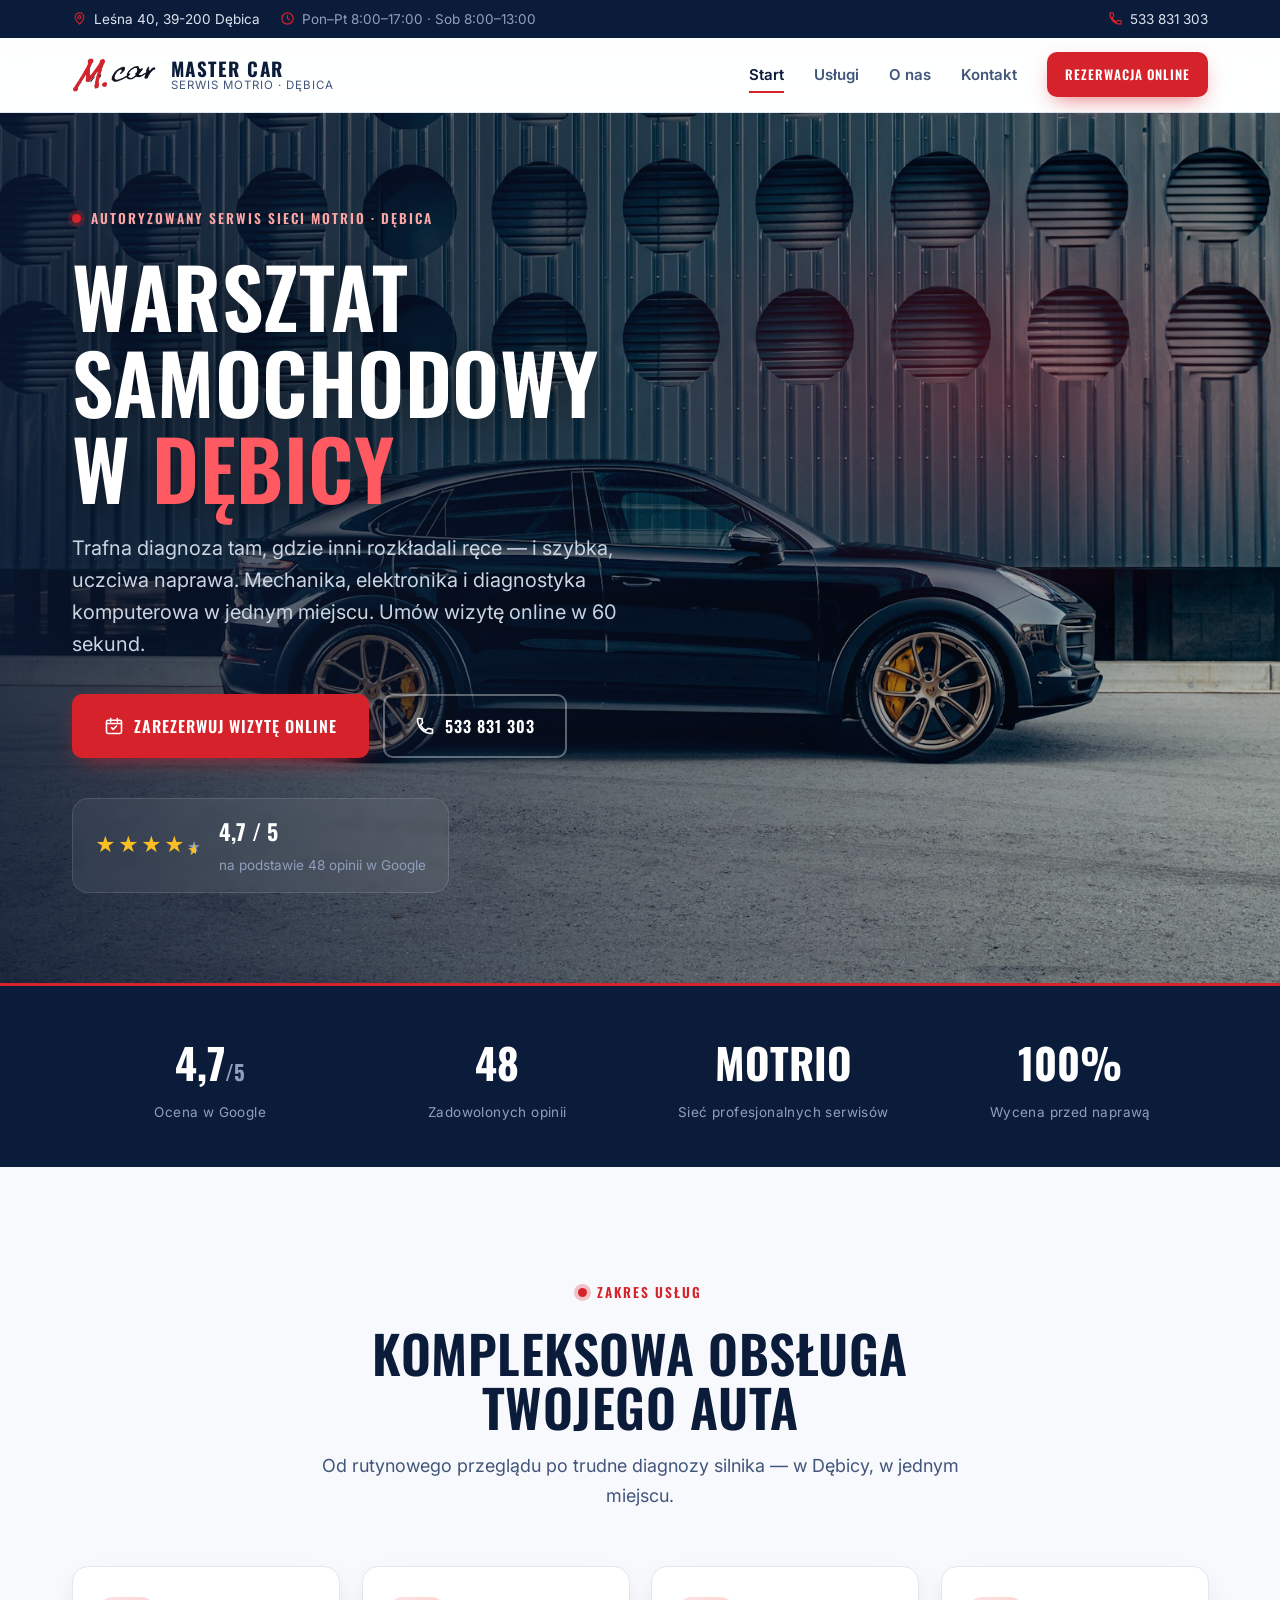
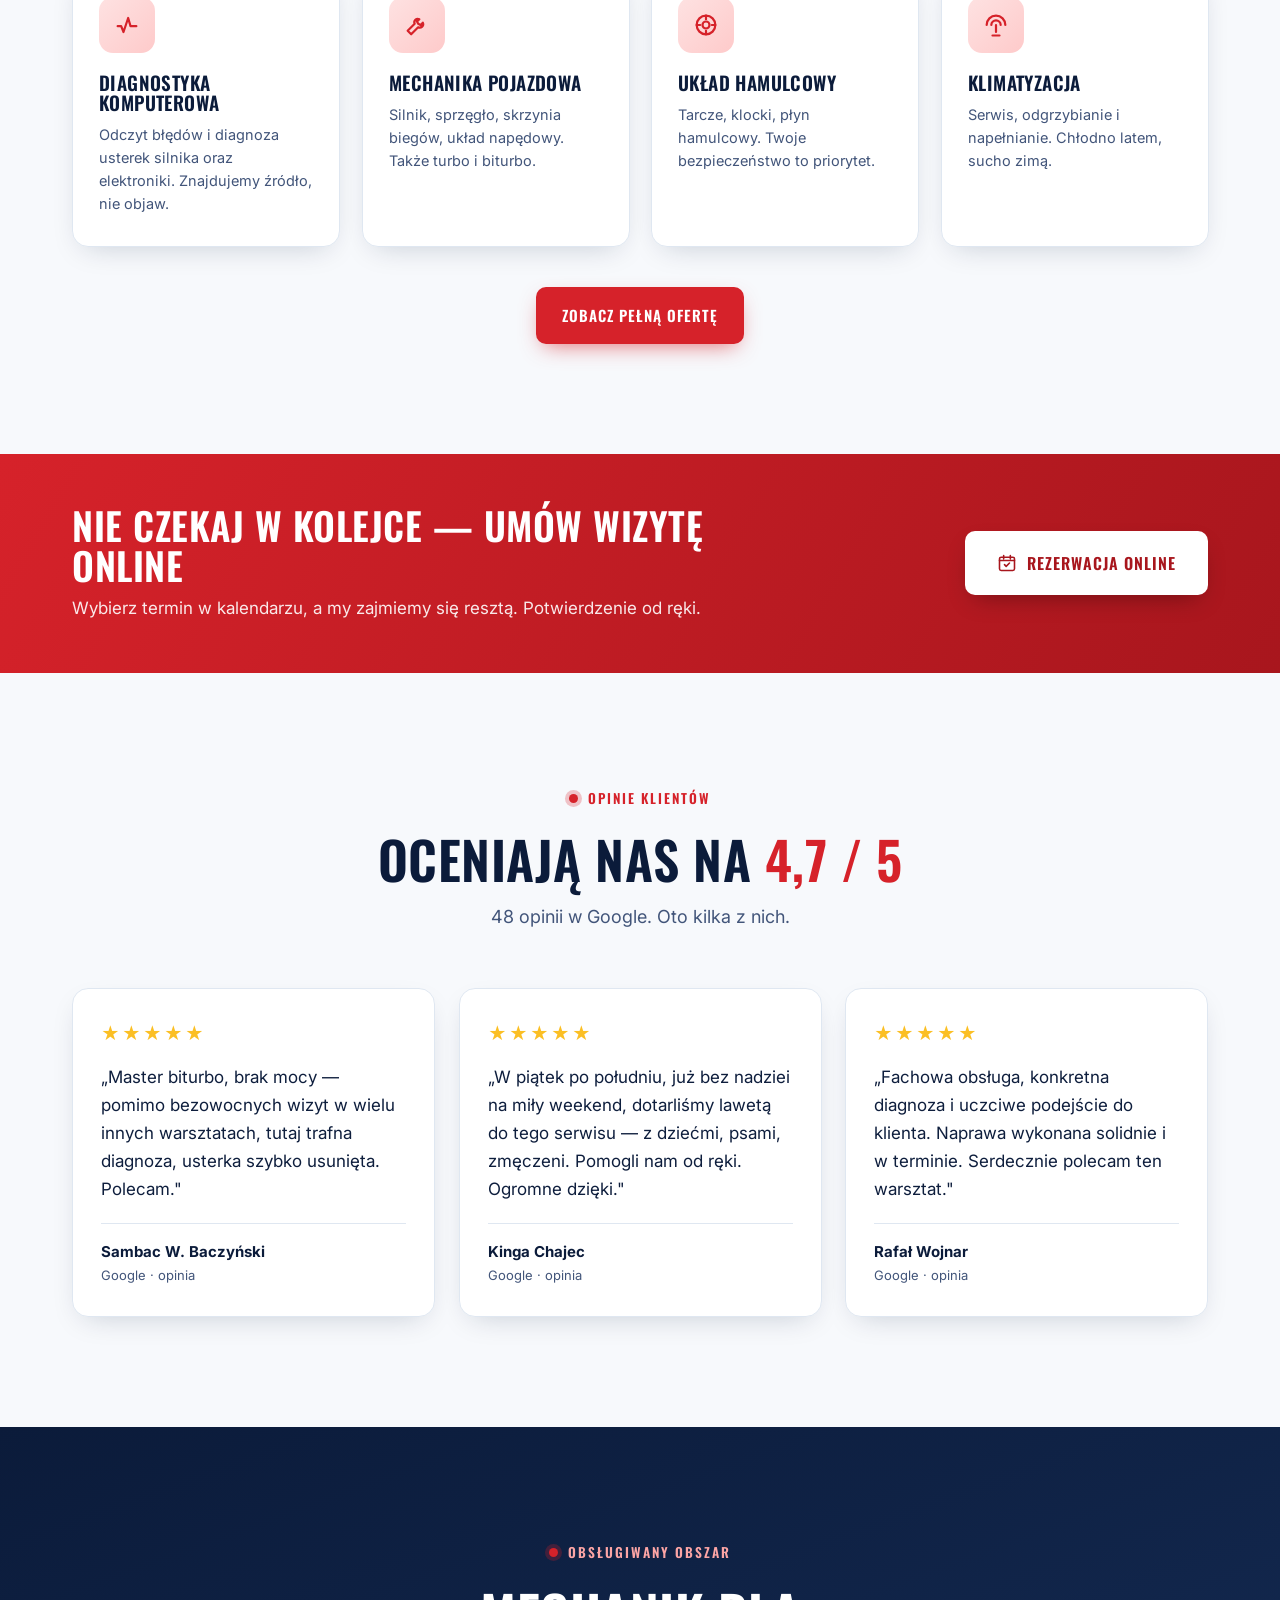
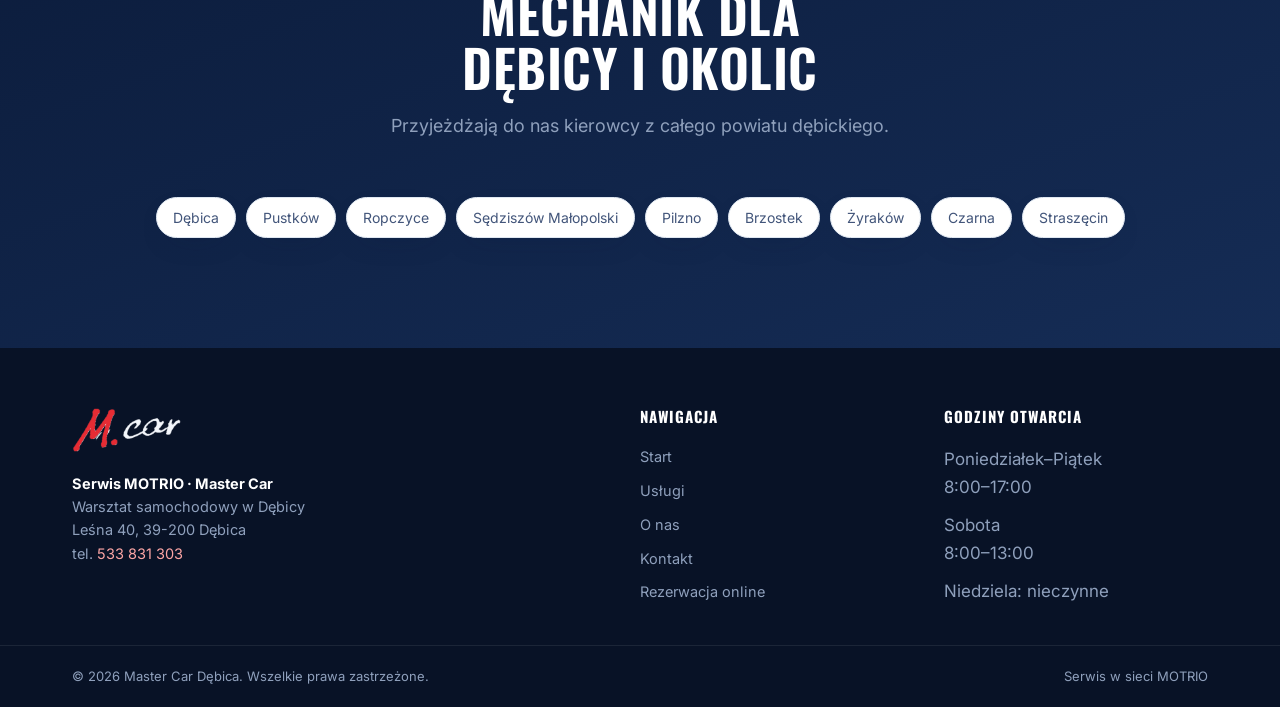
<file: index.html>
<!DOCTYPE html>
<html lang="pl">
<head>
<meta charset="UTF-8">
<meta name="viewport" content="width=device-width, initial-scale=1">
<title>Warsztat samochodowy Dębica — Serwis MOTRIO · Master Car | Leśna 40</title>
<meta name="description" content="Master Car Dębica — warsztat samochodowy i autoryzowany serwis MOTRIO. Diagnostyka komputerowa, mechanika, hamulce, klimatyzacja, rozrząd, opony. Leśna 40, Dębica. Tel. 533 831 303. Ocena 4,7/5. Rezerwacja online.">
<link rel="canonical" href="https://master-car.pages.dev/">
<meta name="theme-color" content="#0F172A">
<meta name="geo.region" content="PL-18">
<meta name="geo.placename" content="Dębica">
<meta name="geo.position" content="50.0516;21.4119">
<meta name="ICBM" content="50.0516, 21.4119">
<meta property="og:title" content="Warsztat samochodowy Dębica — Master Car · Serwis MOTRIO">
<meta property="og:description" content="Profesjonalny warsztat w Dębicy. Trafna diagnoza, uczciwa naprawa. Rezerwacja wizyty online. Ocena 4,7/5.">
<meta property="og:type" content="website">
<meta property="og:locale" content="pl_PL">
<meta property="og:url" content="https://master-car.pages.dev/">
<meta property="og:image" content="https://master-car.pages.dev/assets/og-image.jpg">
<link rel="icon" type="image/png" href="assets/logo-mcar.png"><link rel="preconnect" href="https://fonts.googleapis.com">
<link rel="preconnect" href="https://fonts.gstatic.com" crossorigin>
<link href="https://fonts.googleapis.com/css2?family=Inter:wght@400;500;600;700&family=Oswald:wght@500;600;700&display=swap" rel="stylesheet">
<link rel="stylesheet" href="styles.css">
<script type="application/ld+json">
{
  "@context":"https://schema.org",
  "@type":"AutoRepair",
  "@id":"https://master-car.pages.dev/#business",
  "name":"Serwis MOTRIO - Master Car Dębica",
  "image":"https://master-car.pages.dev/assets/logo-mcar.png",
  "url":"https://master-car.pages.dev/",
  "telephone":"+48533831303",
  "priceRange":"$$",
  "address":{"@type":"PostalAddress","streetAddress":"Leśna 40","postalCode":"39-200","addressLocality":"Dębica","addressRegion":"podkarpackie","addressCountry":"PL"},
  "geo":{"@type":"GeoCoordinates","latitude":50.0516,"longitude":21.4119},
  "areaServed":[{"@type":"City","name":"Dębica"},{"@type":"City","name":"Pustków"},{"@type":"City","name":"Ropczyce"},{"@type":"City","name":"Sędziszów Małopolski"},{"@type":"City","name":"Pilzno"}],
  "openingHoursSpecification":[
    {"@type":"OpeningHoursSpecification","dayOfWeek":["Monday","Tuesday","Wednesday","Thursday","Friday"],"opens":"08:00","closes":"17:00"},
    {"@type":"OpeningHoursSpecification","dayOfWeek":"Saturday","opens":"08:00","closes":"13:00"}
  ],
  "aggregateRating":{"@type":"AggregateRating","ratingValue":"4.7","reviewCount":"48"},
  "makesOffer":[
    {"@type":"Offer","itemOffered":{"@type":"Service","name":"Diagnostyka komputerowa"}},
    {"@type":"Offer","itemOffered":{"@type":"Service","name":"Mechanika pojazdowa"}},
    {"@type":"Offer","itemOffered":{"@type":"Service","name":"Wymiana oleju i filtrów"}},
    {"@type":"Offer","itemOffered":{"@type":"Service","name":"Układ hamulcowy"}},
    {"@type":"Offer","itemOffered":{"@type":"Service","name":"Serwis klimatyzacji"}}
  ]
}
</script>
</head>
<body>

<!-- ===== TOPBAR ===== -->
<div class="topbar">
  <div class="container">
    <span class="topbar__set">
      <a href="https://maps.google.com/?q=Le%C5%9Bna+40,+39-200+D%C4%99bica" target="_blank" rel="noopener"><svg viewBox="0 0 24 24" aria-hidden="true"><path d="M12 21s7-6.5 7-11a7 7 0 0 0-14 0c0 4.5 7 11 7 11z"/><circle cx="12" cy="10" r="2.5"/></svg>Leśna 40, 39-200 Dębica</a>
      <span class="hide-sm"><svg viewBox="0 0 24 24" aria-hidden="true"><circle cx="12" cy="12" r="9"/><path d="M12 7v5l3 2"/></svg>Pon–Pt 8:00–17:00 · Sob 8:00–13:00</span>
    </span>
    <a href="tel:+48533831303"><svg viewBox="0 0 24 24" aria-hidden="true"><path d="M6.6 10.8a15.5 15.5 0 0 0 6.6 6.6l2.2-2.2a1 1 0 0 1 1-.24 11.4 11.4 0 0 0 3.6.58 1 1 0 0 1 1 1V20a1 1 0 0 1-1 1A17 17 0 0 1 3 4a1 1 0 0 1 1-1h3.5a1 1 0 0 1 1 1 11.4 11.4 0 0 0 .58 3.6 1 1 0 0 1-.24 1z"/></svg>533 831 303</a>
  </div>
</div>

<!-- ===== NAV ===== -->
<header class="nav" id="top">
  <div class="container nav__inner">
    <a href="index.html" class="brand" aria-label="Master Car — strona główna">
      <img src="assets/logo-mcar.png" alt="Logo M.car — Master Car Dębica" class="brand__logo">
      <span class="brand__text"><strong>MASTER CAR</strong><small>Serwis MOTRIO · Dębica</small></span>
    </a>
    <nav class="nav__links" id="menu" aria-label="Menu główne">
      <a href="index.html" class="is-active" aria-current="page">Start</a>
      <a href="uslugi.html">Usługi</a>
      <a href="o-nas.html">O nas</a>
      <a href="kontakt.html">Kontakt</a>
      <a href="rezerwacja.html" class="btn btn--accent btn--sm nav__cta">Rezerwacja online</a>
    </nav>
    <button class="nav__toggle" id="navToggle" aria-label="Otwórz menu" aria-expanded="false" aria-controls="menu"><span></span><span></span><span></span></button>
  </div>
</header>

<main>

<!-- ===== HERO ===== -->
<section class="hero">
  <div class="hero__bg" aria-hidden="true">
    <div class="hero__car">
      <img src="assets/hero-car.jpg" alt="" width="1600" height="1067" class="hero__photo">
    </div>
  </div>
  <span class="hero__line" aria-hidden="true"></span>
  <span class="hero__line hero__line--2" aria-hidden="true"></span>
  <div class="container hero__inner">
    <div>
      <span class="eyebrow"><span class="dot"></span> Autoryzowany serwis sieci MOTRIO · Dębica</span>
      <h1 class="hero__title">Warsztat samochodowy<br>w <span class="accent">Dębicy</span></h1>
      <p class="hero__lead">Trafna diagnoza tam, gdzie inni rozkładali ręce — i szybka, uczciwa naprawa. Mechanika, elektronika i diagnostyka komputerowa w jednym miejscu. Umów wizytę online w 60 sekund.</p>
      <div class="hero__actions">
        <a href="rezerwacja.html" class="btn btn--accent btn--lg">
          <svg viewBox="0 0 24 24" aria-hidden="true" class="ico"><rect x="3" y="5" width="18" height="16" rx="2"/><path d="M3 9h18M8 3v4M16 3v4M9 14l2 2 4-4"/></svg>
          Zarezerwuj wizytę online
        </a>
        <a href="tel:+48533831303" class="btn btn--ghost btn--lg">
          <svg viewBox="0 0 24 24" aria-hidden="true" class="ico"><path d="M6.6 10.8a15.5 15.5 0 0 0 6.6 6.6l2.2-2.2a1 1 0 0 1 1-.24 11.4 11.4 0 0 0 3.6.58 1 1 0 0 1 1 1V20a1 1 0 0 1-1 1A17 17 0 0 1 3 4a1 1 0 0 1 1-1h3.5a1 1 0 0 1 1 1 11.4 11.4 0 0 0 .58 3.6 1 1 0 0 1-.24 1z"/></svg>
          533 831 303
        </a>
      </div>
      <div class="hero__rating">
        <div class="stars" aria-hidden="true">★★★★<span class="stars__half">★</span></div>
        <div><strong>4,7 / 5</strong><span>na podstawie 48 opinii w Google</span></div>
      </div>
    </div>
  </div>
</section>

<!-- ===== TRUST ===== -->
<section class="trust">
  <div class="container trust__grid">
    <div class="trust__item reveal"><span class="trust__num">4,7<small>/5</small></span><span class="trust__label">Ocena w Google</span></div>
    <div class="trust__item reveal"><span class="trust__num">48</span><span class="trust__label">Zadowolonych opinii</span></div>
    <div class="trust__item reveal"><span class="trust__num">MOTRIO</span><span class="trust__label">Sieć profesjonalnych serwisów</span></div>
    <div class="trust__item reveal"><span class="trust__num">100%</span><span class="trust__label">Wycena przed naprawą</span></div>
  </div>
</section>

<!-- ===== USŁUGI TEASER ===== -->
<section class="section">
  <div class="container">
    <header class="section__head reveal">
      <span class="eyebrow"><span class="dot"></span> Zakres usług</span>
      <h2 class="section__title">Kompleksowa obsługa<br>Twojego auta</h2>
      <p class="section__sub">Od rutynowego przeglądu po trudne diagnozy silnika — w Dębicy, w jednym miejscu.</p>
    </header>
    <div class="cards">
      <article class="card reveal">
        <div class="card__ico"><svg viewBox="0 0 24 24" aria-hidden="true"><path d="M4 13h3l2 5 4-12 2 7h5"/></svg></div>
        <h3>Diagnostyka komputerowa</h3>
        <p>Odczyt błędów i diagnoza usterek silnika oraz elektroniki. Znajdujemy źródło, nie objaw.</p>
      </article>
      <article class="card reveal">
        <div class="card__ico"><svg viewBox="0 0 24 24" aria-hidden="true"><path d="M14 7a3 3 0 0 0-4 4l-6 6 3 3 6-6a3 3 0 0 0 4-4l-2 2-2-1-1-2 2-2z"/></svg></div>
        <h3>Mechanika pojazdowa</h3>
        <p>Silnik, sprzęgło, skrzynia biegów, układ napędowy. Także turbo i biturbo.</p>
      </article>
      <article class="card reveal">
        <div class="card__ico"><svg viewBox="0 0 24 24" aria-hidden="true"><circle cx="12" cy="12" r="8"/><circle cx="12" cy="12" r="3"/><path d="M12 4v3M12 17v3M4 12h3M17 12h3"/></svg></div>
        <h3>Układ hamulcowy</h3>
        <p>Tarcze, klocki, płyn hamulcowy. Twoje bezpieczeństwo to priorytet.</p>
      </article>
      <article class="card reveal">
        <div class="card__ico"><svg viewBox="0 0 24 24" aria-hidden="true"><path d="M4 12a8 8 0 0 1 16 0M8 12a4 4 0 0 1 8 0M12 12v6M9 21h6"/></svg></div>
        <h3>Klimatyzacja</h3>
        <p>Serwis, odgrzybianie i napełnianie. Chłodno latem, sucho zimą.</p>
      </article>
    </div>
    <div style="text-align:center;margin-top:40px" class="reveal">
      <a href="uslugi.html" class="btn btn--accent">Zobacz pełną ofertę</a>
    </div>
  </div>
</section>

<!-- ===== CTA REZERWACJA ===== -->
<section class="ctastrip">
  <div class="container">
    <div class="reveal">
      <h2>Nie czekaj w kolejce — umów wizytę online</h2>
      <p>Wybierz termin w kalendarzu, a my zajmiemy się resztą. Potwierdzenie od ręki.</p>
    </div>
    <a href="rezerwacja.html" class="btn btn--accent btn--lg reveal">
      <svg viewBox="0 0 24 24" aria-hidden="true" class="ico"><rect x="3" y="5" width="18" height="16" rx="2"/><path d="M3 9h18M8 3v4M16 3v4M9 14l2 2 4-4"/></svg>
      Rezerwacja online
    </a>
  </div>
</section>

<!-- ===== OPINIE ===== -->
<section class="section">
  <div class="container">
    <header class="section__head reveal">
      <span class="eyebrow"><span class="dot"></span> Opinie klientów</span>
      <h2 class="section__title">Oceniają nas na <span class="accent">4,7 / 5</span></h2>
      <p class="section__sub">48 opinii w Google. Oto kilka z nich.</p>
    </header>
    <div class="reviews">
      <article class="review reveal">
        <div class="stars" aria-hidden="true">★★★★★</div>
        <p>„Master biturbo, brak mocy — pomimo bezowocnych wizyt w wielu innych warsztatach, tutaj trafna diagnoza, usterka szybko usunięta. Polecam."</p>
        <footer><strong>Sambac W. Baczyński</strong><span>Google · opinia</span></footer>
      </article>
      <article class="review reveal">
        <div class="stars" aria-hidden="true">★★★★★</div>
        <p>„W piątek po południu, już bez nadziei na miły weekend, dotarliśmy lawetą do tego serwisu — z dziećmi, psami, zmęczeni. Pomogli nam od ręki. Ogromne dzięki."</p>
        <footer><strong>Kinga Chajec</strong><span>Google · opinia</span></footer>
      </article>
      <article class="review reveal">
        <div class="stars" aria-hidden="true">★★★★★</div>
        <p>„Fachowa obsługa, konkretna diagnoza i uczciwe podejście do klienta. Naprawa wykonana solidnie i w terminie. Serdecznie polecam ten warsztat."</p>
        <footer><strong>Rafał Wojnar</strong><span>Google · opinia</span></footer>
      </article>
    </div>
  </div>
</section>

<!-- ===== OBSZAR ===== -->
<section class="section section--dark">
  <div class="container">
    <header class="section__head reveal">
      <span class="eyebrow"><span class="dot"></span> Obsługiwany obszar</span>
      <h2 class="section__title">Mechanik dla<br>Dębicy i okolic</h2>
      <p class="section__sub">Przyjeżdżają do nas kierowcy z całego powiatu dębickiego.</p>
    </header>
    <div class="areas reveal">
      <span>Dębica</span><span>Pustków</span><span>Ropczyce</span><span>Sędziszów Małopolski</span>
      <span>Pilzno</span><span>Brzostek</span><span>Żyraków</span><span>Czarna</span><span>Straszęcin</span>
    </div>
  </div>
</section>

</main>

<!-- ===== FOOTER ===== -->
<footer class="footer">
  <div class="container footer__inner">
    <div class="footer__brand">
      <img src="assets/logo-mcar-white.png" alt="Master Car Dębica" class="footer__logo">
      <p><strong style="color:#fff">Serwis MOTRIO · Master Car</strong><br>Warsztat samochodowy w Dębicy<br>Leśna 40, 39-200 Dębica<br>tel. <a href="tel:+48533831303" style="color:#fca5a5">533 831 303</a></p>
    </div>
    <div class="footer__col">
      <strong>Nawigacja</strong>
      <a href="index.html">Start</a>
      <a href="uslugi.html">Usługi</a>
      <a href="o-nas.html">O nas</a>
      <a href="kontakt.html">Kontakt</a>
      <a href="rezerwacja.html">Rezerwacja online</a>
    </div>
    <div class="footer__col">
      <strong>Godziny otwarcia</strong>
      <span style="color:var(--on-dark-mut)">Poniedziałek–Piątek<br>8:00–17:00</span>
      <span style="color:var(--on-dark-mut)">Sobota<br>8:00–13:00</span>
      <span style="color:var(--on-dark-mut)">Niedziela: nieczynne</span>
    </div>
  </div>
  <div class="footer__bar">
    <div class="container">
      <span>© <span id="year"></span> Master Car Dębica. Wszelkie prawa zastrzeżone.</span>
      <span>Serwis w sieci MOTRIO</span>
    </div>
  </div>
</footer>

<script src="script.js"></script>
</body>
</html>
</file>
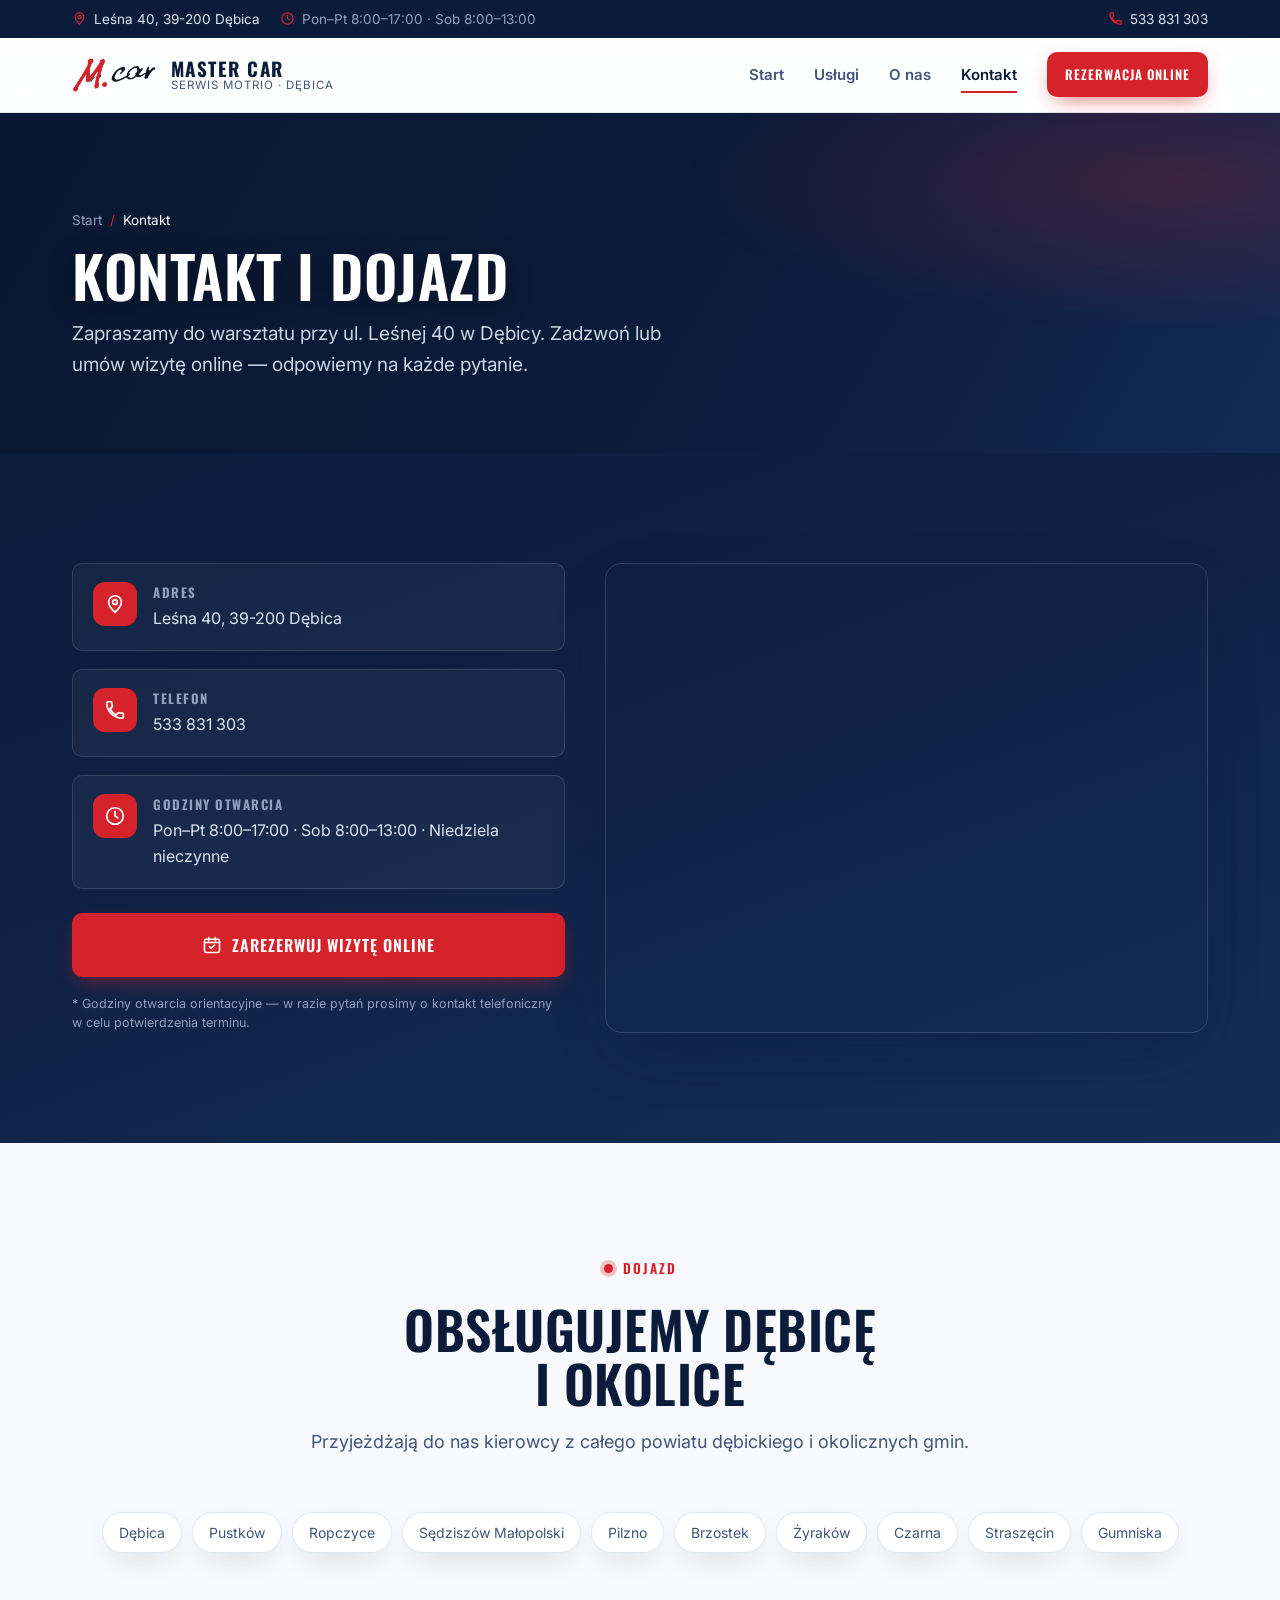
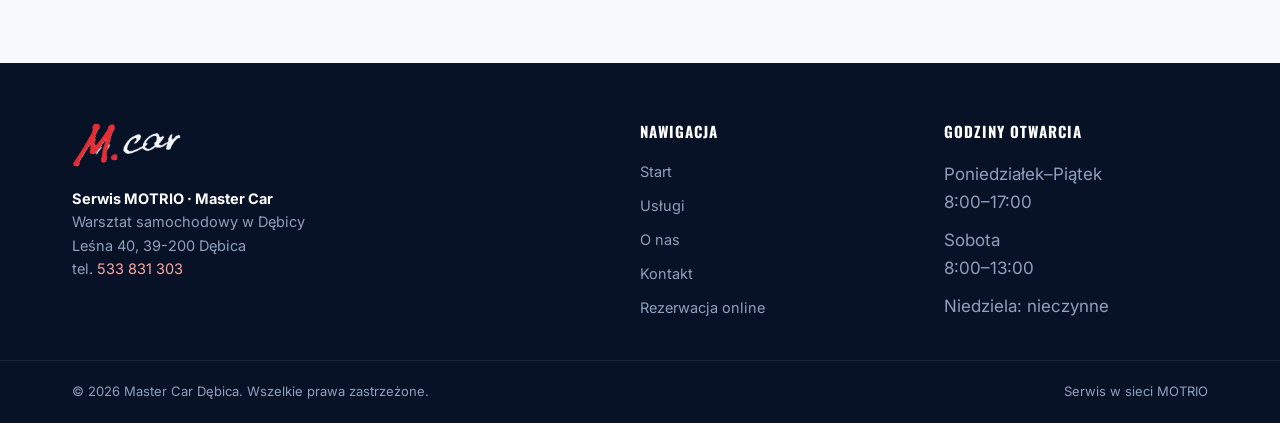
<file: kontakt.html>
<!DOCTYPE html>
<html lang="pl">
<head>
<meta charset="UTF-8">
<meta name="viewport" content="width=device-width, initial-scale=1">
<title>Kontakt — Leśna 40, Dębica · tel. 533 831 303 | Master Car</title>
<meta name="description" content="Kontakt do warsztatu Master Car w Dębicy. Adres: Leśna 40, 39-200 Dębica. Telefon: 533 831 303. Godziny: Pon–Pt 8–17, Sob 8–13. Dojazd, mapa i rezerwacja online.">
<link rel="canonical" href="https://master-car.pages.dev/kontakt">
<meta name="theme-color" content="#0F172A">
<meta name="geo.region" content="PL-18"><meta name="geo.placename" content="Dębica"><meta name="geo.position" content="50.0516;21.4119"><meta name="ICBM" content="50.0516, 21.4119">
<meta property="og:title" content="Kontakt — Master Car Dębica · Leśna 40">
<meta property="og:description" content="Adres, telefon, godziny otwarcia i dojazd do warsztatu Master Car w Dębicy.">
<meta property="og:type" content="website">
<meta property="og:url" content="https://master-car.pages.dev/kontakt">
<meta property="og:image" content="https://master-car.pages.dev/assets/og-image.jpg">
<link rel="icon" type="image/png" href="assets/logo-mcar.png">
<link rel="preconnect" href="https://fonts.googleapis.com"><link rel="preconnect" href="https://fonts.gstatic.com" crossorigin>
<link href="https://fonts.googleapis.com/css2?family=Inter:wght@400;500;600;700&family=Oswald:wght@500;600;700&display=swap" rel="stylesheet">
<link rel="stylesheet" href="styles.css">
<script type="application/ld+json">
{"@context":"https://schema.org","@type":"BreadcrumbList","itemListElement":[
{"@type":"ListItem","position":1,"name":"Start","item":"https://master-car.pages.dev/"},
{"@type":"ListItem","position":2,"name":"Kontakt","item":"https://master-car.pages.dev/kontakt"}]}
</script>
</head>
<body>

<!-- ===== TOPBAR ===== -->
<div class="topbar"><div class="container">
  <span class="topbar__set">
    <a href="https://maps.google.com/?q=Le%C5%9Bna+40,+39-200+D%C4%99bica" target="_blank" rel="noopener"><svg viewBox="0 0 24 24" aria-hidden="true"><path d="M12 21s7-6.5 7-11a7 7 0 0 0-14 0c0 4.5 7 11 7 11z"/><circle cx="12" cy="10" r="2.5"/></svg>Leśna 40, 39-200 Dębica</a>
    <span class="hide-sm"><svg viewBox="0 0 24 24" aria-hidden="true"><circle cx="12" cy="12" r="9"/><path d="M12 7v5l3 2"/></svg>Pon–Pt 8:00–17:00 · Sob 8:00–13:00</span>
  </span>
  <a href="tel:+48533831303"><svg viewBox="0 0 24 24" aria-hidden="true"><path d="M6.6 10.8a15.5 15.5 0 0 0 6.6 6.6l2.2-2.2a1 1 0 0 1 1-.24 11.4 11.4 0 0 0 3.6.58 1 1 0 0 1 1 1V20a1 1 0 0 1-1 1A17 17 0 0 1 3 4a1 1 0 0 1 1-1h3.5a1 1 0 0 1 1 1 11.4 11.4 0 0 0 .58 3.6 1 1 0 0 1-.24 1z"/></svg>533 831 303</a>
</div></div>

<!-- ===== NAV ===== -->
<header class="nav" id="top"><div class="container nav__inner">
  <a href="index.html" class="brand" aria-label="Master Car — strona główna">
    <img src="assets/logo-mcar.png" alt="Logo M.car — Master Car Dębica" class="brand__logo">
    <span class="brand__text"><strong>MASTER CAR</strong><small>Serwis MOTRIO · Dębica</small></span>
  </a>
  <nav class="nav__links" id="menu" aria-label="Menu główne">
    <a href="index.html">Start</a>
    <a href="uslugi.html">Usługi</a>
    <a href="o-nas.html">O nas</a>
    <a href="kontakt.html" class="is-active" aria-current="page">Kontakt</a>
    <a href="rezerwacja.html" class="btn btn--accent btn--sm nav__cta">Rezerwacja online</a>
  </nav>
  <button class="nav__toggle" id="navToggle" aria-label="Otwórz menu" aria-expanded="false" aria-controls="menu"><span></span><span></span><span></span></button>
</div></header>

<main>

<!-- ===== PAGE HERO ===== -->
<section class="pagehero">
  <div class="pagehero__bg" aria-hidden="true"></div>
  <div class="container">
    <nav class="breadcrumb reveal" aria-label="Ścieżka okruszków"><a href="index.html">Start</a><span>/</span><span aria-current="page" style="color:#fff">Kontakt</span></nav>
    <h1 class="reveal">Kontakt i dojazd</h1>
    <p class="reveal">Zapraszamy do warsztatu przy ul. Leśnej 40 w Dębicy. Zadzwoń lub umów wizytę online — odpowiemy na każde pytanie.</p>
  </div>
</section>

<!-- ===== KONTAKT ===== -->
<section class="section section--dark">
  <div class="container">
    <div class="contact">
      <div class="contact__info reveal">
        <a class="info" href="https://maps.google.com/?q=Le%C5%9Bna+40,+39-200+D%C4%99bica" target="_blank" rel="noopener">
          <span class="info__ico"><svg viewBox="0 0 24 24" aria-hidden="true"><path d="M12 21s7-6.5 7-11a7 7 0 0 0-14 0c0 4.5 7 11 7 11z"/><circle cx="12" cy="10" r="2.5"/></svg></span>
          <span><strong>Adres</strong>Leśna 40, 39-200 Dębica</span>
        </a>
        <a class="info" href="tel:+48533831303">
          <span class="info__ico"><svg viewBox="0 0 24 24" aria-hidden="true"><path d="M6.6 10.8a15.5 15.5 0 0 0 6.6 6.6l2.2-2.2a1 1 0 0 1 1-.24 11.4 11.4 0 0 0 3.6.58 1 1 0 0 1 1 1V20a1 1 0 0 1-1 1A17 17 0 0 1 3 4a1 1 0 0 1 1-1h3.5a1 1 0 0 1 1 1 11.4 11.4 0 0 0 .58 3.6 1 1 0 0 1-.24 1z"/></svg></span>
          <span><strong>Telefon</strong>533 831 303</span>
        </a>
        <div class="info">
          <span class="info__ico"><svg viewBox="0 0 24 24" aria-hidden="true"><circle cx="12" cy="12" r="9"/><path d="M12 7v5l3 2"/></svg></span>
          <span><strong>Godziny otwarcia</strong>Pon–Pt 8:00–17:00 · Sob 8:00–13:00 · Niedziela nieczynne</span>
        </div>
        <a href="rezerwacja.html" class="btn btn--accent btn--lg contact__cta"><svg viewBox="0 0 24 24" aria-hidden="true" class="ico"><rect x="3" y="5" width="18" height="16" rx="2"/><path d="M3 9h18M8 3v4M16 3v4M9 14l2 2 4-4"/></svg>Zarezerwuj wizytę online</a>
        <p class="contact__small">* Godziny otwarcia orientacyjne — w razie pytań prosimy o kontakt telefoniczny w celu potwierdzenia terminu.</p>
      </div>
      <div class="contact__map reveal">
        <iframe title="Mapa dojazdu — Master Car, Leśna 40, Dębica" src="https://www.google.com/maps?q=Le%C5%9Bna%2040,%2039-200%20D%C4%99bica&output=embed" loading="lazy" referrerpolicy="no-referrer-when-downgrade"></iframe>
      </div>
    </div>
  </div>
</section>

<!-- ===== OBSZAR ===== -->
<section class="section">
  <div class="container">
    <header class="section__head reveal">
      <span class="eyebrow"><span class="dot"></span> Dojazd</span>
      <h2 class="section__title">Obsługujemy Dębicę<br>i okolice</h2>
      <p class="section__sub">Przyjeżdżają do nas kierowcy z całego powiatu dębickiego i okolicznych gmin.</p>
    </header>
    <div class="areas reveal">
      <span>Dębica</span><span>Pustków</span><span>Ropczyce</span><span>Sędziszów Małopolski</span>
      <span>Pilzno</span><span>Brzostek</span><span>Żyraków</span><span>Czarna</span><span>Straszęcin</span><span>Gumniska</span>
    </div>
  </div>
</section>

</main>

<!-- ===== FOOTER ===== -->
<footer class="footer">
  <div class="container footer__inner">
    <div class="footer__brand"><img src="assets/logo-mcar-white.png" alt="Master Car Dębica" class="footer__logo"><p><strong style="color:#fff">Serwis MOTRIO · Master Car</strong><br>Warsztat samochodowy w Dębicy<br>Leśna 40, 39-200 Dębica<br>tel. <a href="tel:+48533831303" style="color:#fca5a5">533 831 303</a></p></div>
    <div class="footer__col"><strong>Nawigacja</strong><a href="index.html">Start</a><a href="uslugi.html">Usługi</a><a href="o-nas.html">O nas</a><a href="kontakt.html">Kontakt</a><a href="rezerwacja.html">Rezerwacja online</a></div>
    <div class="footer__col"><strong>Godziny otwarcia</strong><span style="color:var(--on-dark-mut)">Poniedziałek–Piątek<br>8:00–17:00</span><span style="color:var(--on-dark-mut)">Sobota<br>8:00–13:00</span><span style="color:var(--on-dark-mut)">Niedziela: nieczynne</span></div>
  </div>
  <div class="footer__bar"><div class="container"><span>© <span id="year"></span> Master Car Dębica. Wszelkie prawa zastrzeżone.</span><span>Serwis w sieci MOTRIO</span></div></div>
</footer>

<script src="script.js"></script>
</body>
</html>
</file>
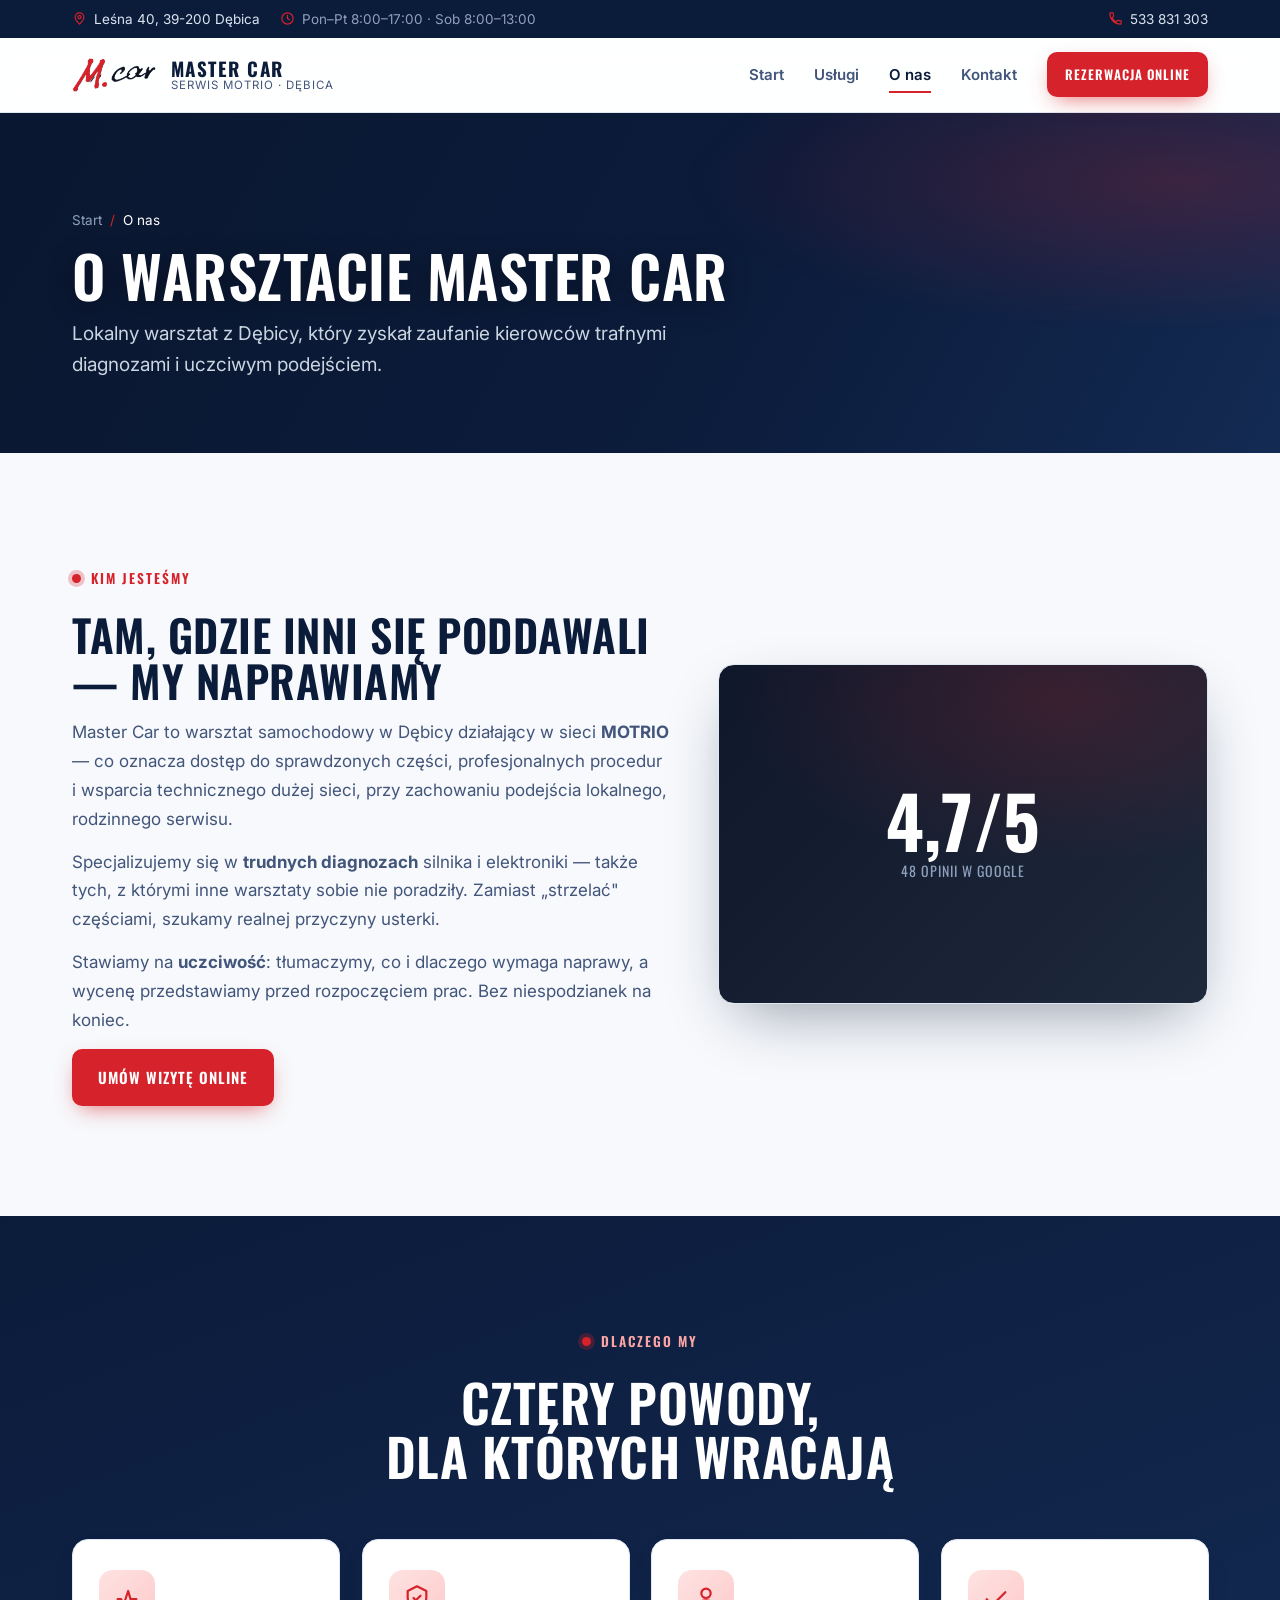
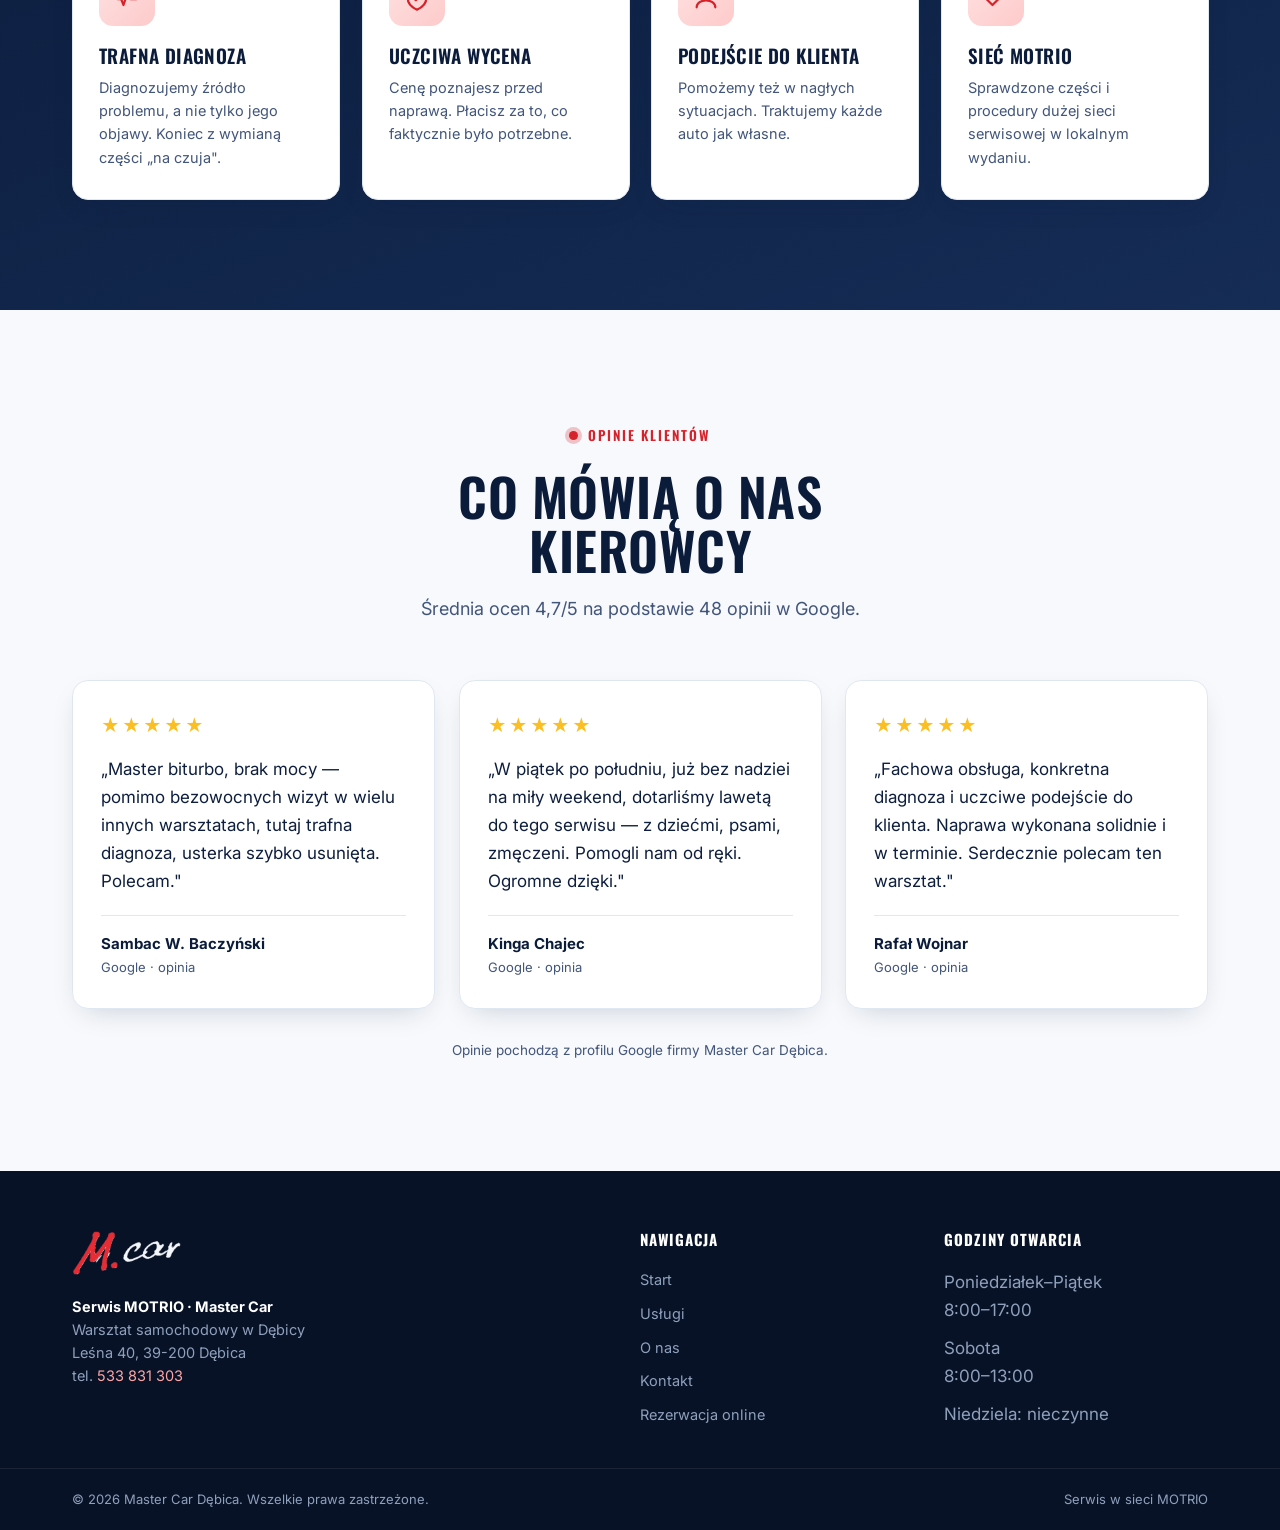
<file: o-nas.html>
<!DOCTYPE html>
<html lang="pl">
<head>
<meta charset="UTF-8">
<meta name="viewport" content="width=device-width, initial-scale=1">
<title>O nas — warsztat z trafną diagnozą | Master Car Dębica · MOTRIO</title>
<meta name="description" content="Master Car w Dębicy — warsztat z sieci MOTRIO znany z trafnych diagnoz i uczciwego podejścia. Ocena 4,7/5 w Google, 48 opinii. Poznaj nas i przeczytaj opinie klientów. Tel. 533 831 303.">
<link rel="canonical" href="https://master-car.pages.dev/o-nas">
<meta name="theme-color" content="#0F172A">
<meta name="geo.region" content="PL-18"><meta name="geo.placename" content="Dębica"><meta name="geo.position" content="50.0516;21.4119"><meta name="ICBM" content="50.0516, 21.4119">
<meta property="og:title" content="O nas — Master Car Dębica · Serwis MOTRIO">
<meta property="og:description" content="Warsztat z trafną diagnozą i uczciwym podejściem. Ocena 4,7/5.">
<meta property="og:type" content="website">
<meta property="og:url" content="https://master-car.pages.dev/o-nas">
<meta property="og:image" content="https://master-car.pages.dev/assets/og-image.jpg">
<link rel="icon" type="image/png" href="assets/logo-mcar.png">
<link rel="preconnect" href="https://fonts.googleapis.com"><link rel="preconnect" href="https://fonts.gstatic.com" crossorigin>
<link href="https://fonts.googleapis.com/css2?family=Inter:wght@400;500;600;700&family=Oswald:wght@500;600;700&display=swap" rel="stylesheet">
<link rel="stylesheet" href="styles.css">
<script type="application/ld+json">
{"@context":"https://schema.org","@type":"BreadcrumbList","itemListElement":[
{"@type":"ListItem","position":1,"name":"Start","item":"https://master-car.pages.dev/"},
{"@type":"ListItem","position":2,"name":"O nas","item":"https://master-car.pages.dev/o-nas"}]}
</script>
</head>
<body>

<!-- ===== TOPBAR ===== -->
<div class="topbar"><div class="container">
  <span class="topbar__set">
    <a href="https://maps.google.com/?q=Le%C5%9Bna+40,+39-200+D%C4%99bica" target="_blank" rel="noopener"><svg viewBox="0 0 24 24" aria-hidden="true"><path d="M12 21s7-6.5 7-11a7 7 0 0 0-14 0c0 4.5 7 11 7 11z"/><circle cx="12" cy="10" r="2.5"/></svg>Leśna 40, 39-200 Dębica</a>
    <span class="hide-sm"><svg viewBox="0 0 24 24" aria-hidden="true"><circle cx="12" cy="12" r="9"/><path d="M12 7v5l3 2"/></svg>Pon–Pt 8:00–17:00 · Sob 8:00–13:00</span>
  </span>
  <a href="tel:+48533831303"><svg viewBox="0 0 24 24" aria-hidden="true"><path d="M6.6 10.8a15.5 15.5 0 0 0 6.6 6.6l2.2-2.2a1 1 0 0 1 1-.24 11.4 11.4 0 0 0 3.6.58 1 1 0 0 1 1 1V20a1 1 0 0 1-1 1A17 17 0 0 1 3 4a1 1 0 0 1 1-1h3.5a1 1 0 0 1 1 1 11.4 11.4 0 0 0 .58 3.6 1 1 0 0 1-.24 1z"/></svg>533 831 303</a>
</div></div>

<!-- ===== NAV ===== -->
<header class="nav" id="top"><div class="container nav__inner">
  <a href="index.html" class="brand" aria-label="Master Car — strona główna">
    <img src="assets/logo-mcar.png" alt="Logo M.car — Master Car Dębica" class="brand__logo">
    <span class="brand__text"><strong>MASTER CAR</strong><small>Serwis MOTRIO · Dębica</small></span>
  </a>
  <nav class="nav__links" id="menu" aria-label="Menu główne">
    <a href="index.html">Start</a>
    <a href="uslugi.html">Usługi</a>
    <a href="o-nas.html" class="is-active" aria-current="page">O nas</a>
    <a href="kontakt.html">Kontakt</a>
    <a href="rezerwacja.html" class="btn btn--accent btn--sm nav__cta">Rezerwacja online</a>
  </nav>
  <button class="nav__toggle" id="navToggle" aria-label="Otwórz menu" aria-expanded="false" aria-controls="menu"><span></span><span></span><span></span></button>
</div></header>

<main>

<!-- ===== PAGE HERO ===== -->
<section class="pagehero">
  <div class="pagehero__bg" aria-hidden="true"></div>
  <div class="container">
    <nav class="breadcrumb reveal" aria-label="Ścieżka okruszków"><a href="index.html">Start</a><span>/</span><span aria-current="page" style="color:#fff">O nas</span></nav>
    <h1 class="reveal">O warsztacie Master Car</h1>
    <p class="reveal">Lokalny warsztat z Dębicy, który zyskał zaufanie kierowców trafnymi diagnozami i uczciwym podejściem.</p>
  </div>
</section>

<!-- ===== SPLIT ===== -->
<section class="section">
  <div class="container split">
    <div class="reveal">
      <span class="eyebrow"><span class="dot"></span> Kim jesteśmy</span>
      <h2>Tam, gdzie inni się poddawali — my naprawiamy</h2>
      <p>Master Car to warsztat samochodowy w Dębicy działający w sieci <strong>MOTRIO</strong> — co oznacza dostęp do sprawdzonych części, profesjonalnych procedur i wsparcia technicznego dużej sieci, przy zachowaniu podejścia lokalnego, rodzinnego serwisu.</p>
      <p>Specjalizujemy się w <strong>trudnych diagnozach</strong> silnika i elektroniki — także tych, z którymi inne warsztaty sobie nie poradziły. Zamiast „strzelać" częściami, szukamy realnej przyczyny usterki.</p>
      <p>Stawiamy na <strong>uczciwość</strong>: tłumaczymy, co i dlaczego wymaga naprawy, a wycenę przedstawiamy przed rozpoczęciem prac. Bez niespodzianek na koniec.</p>
      <a href="rezerwacja.html" class="btn btn--accent">Umów wizytę online</a>
    </div>
    <div class="split__media reveal">
      <div class="badge-big"><strong>4,7/5</strong><span>48 opinii w Google</span></div>
    </div>
  </div>
</section>

<!-- ===== WARTOŚCI ===== -->
<section class="section section--dark">
  <div class="container">
    <header class="section__head reveal">
      <span class="eyebrow"><span class="dot"></span> Dlaczego my</span>
      <h2 class="section__title">Cztery powody,<br>dla których wracają</h2>
    </header>
    <div class="cards">
      <article class="card reveal"><div class="card__ico"><svg viewBox="0 0 24 24" aria-hidden="true"><path d="M4 13h3l2 5 4-12 2 7h5"/></svg></div><h3>Trafna diagnoza</h3><p>Diagnozujemy źródło problemu, a nie tylko jego objawy. Koniec z wymianą części „na czuja".</p></article>
      <article class="card reveal"><div class="card__ico"><svg viewBox="0 0 24 24" aria-hidden="true"><path d="M12 2 4 6v6c0 5 3.5 8 8 10 4.5-2 8-5 8-10V6z"/><path d="M9 12l2 2 4-4"/></svg></div><h3>Uczciwa wycena</h3><p>Cenę poznajesz przed naprawą. Płacisz za to, co faktycznie było potrzebne.</p></article>
      <article class="card reveal"><div class="card__ico"><svg viewBox="0 0 24 24" aria-hidden="true"><circle cx="12" cy="8" r="4"/><path d="M4 20c0-4 4-6 8-6s8 2 8 6"/></svg></div><h3>Podejście do klienta</h3><p>Pomożemy też w nagłych sytuacjach. Traktujemy każde auto jak własne.</p></article>
      <article class="card reveal"><div class="card__ico"><svg viewBox="0 0 24 24" aria-hidden="true"><path d="M20 7 9 18l-5-5"/></svg></div><h3>Sieć MOTRIO</h3><p>Sprawdzone części i procedury dużej sieci serwisowej w lokalnym wydaniu.</p></article>
    </div>
  </div>
</section>

<!-- ===== OPINIE ===== -->
<section class="section">
  <div class="container">
    <header class="section__head reveal">
      <span class="eyebrow"><span class="dot"></span> Opinie klientów</span>
      <h2 class="section__title">Co mówią o nas<br>kierowcy</h2>
      <p class="section__sub">Średnia ocen 4,7/5 na podstawie 48 opinii w Google.</p>
    </header>
    <div class="reviews">
      <article class="review reveal"><div class="stars" aria-hidden="true">★★★★★</div><p>„Master biturbo, brak mocy — pomimo bezowocnych wizyt w wielu innych warsztatach, tutaj trafna diagnoza, usterka szybko usunięta. Polecam."</p><footer><strong>Sambac W. Baczyński</strong><span>Google · opinia</span></footer></article>
      <article class="review reveal"><div class="stars" aria-hidden="true">★★★★★</div><p>„W piątek po południu, już bez nadziei na miły weekend, dotarliśmy lawetą do tego serwisu — z dziećmi, psami, zmęczeni. Pomogli nam od ręki. Ogromne dzięki."</p><footer><strong>Kinga Chajec</strong><span>Google · opinia</span></footer></article>
      <article class="review reveal"><div class="stars" aria-hidden="true">★★★★★</div><p>„Fachowa obsługa, konkretna diagnoza i uczciwe podejście do klienta. Naprawa wykonana solidnie i w terminie. Serdecznie polecam ten warsztat."</p><footer><strong>Rafał Wojnar</strong><span>Google · opinia</span></footer></article>
    </div>
    <p class="reviews__note reveal">Opinie pochodzą z profilu Google firmy Master Car Dębica.</p>
  </div>
</section>

</main>

<!-- ===== FOOTER ===== -->
<footer class="footer">
  <div class="container footer__inner">
    <div class="footer__brand"><img src="assets/logo-mcar-white.png" alt="Master Car Dębica" class="footer__logo"><p><strong style="color:#fff">Serwis MOTRIO · Master Car</strong><br>Warsztat samochodowy w Dębicy<br>Leśna 40, 39-200 Dębica<br>tel. <a href="tel:+48533831303" style="color:#fca5a5">533 831 303</a></p></div>
    <div class="footer__col"><strong>Nawigacja</strong><a href="index.html">Start</a><a href="uslugi.html">Usługi</a><a href="o-nas.html">O nas</a><a href="kontakt.html">Kontakt</a><a href="rezerwacja.html">Rezerwacja online</a></div>
    <div class="footer__col"><strong>Godziny otwarcia</strong><span style="color:var(--on-dark-mut)">Poniedziałek–Piątek<br>8:00–17:00</span><span style="color:var(--on-dark-mut)">Sobota<br>8:00–13:00</span><span style="color:var(--on-dark-mut)">Niedziela: nieczynne</span></div>
  </div>
  <div class="footer__bar"><div class="container"><span>© <span id="year"></span> Master Car Dębica. Wszelkie prawa zastrzeżone.</span><span>Serwis w sieci MOTRIO</span></div></div>
</footer>

<script src="script.js"></script>
</body>
</html>
</file>
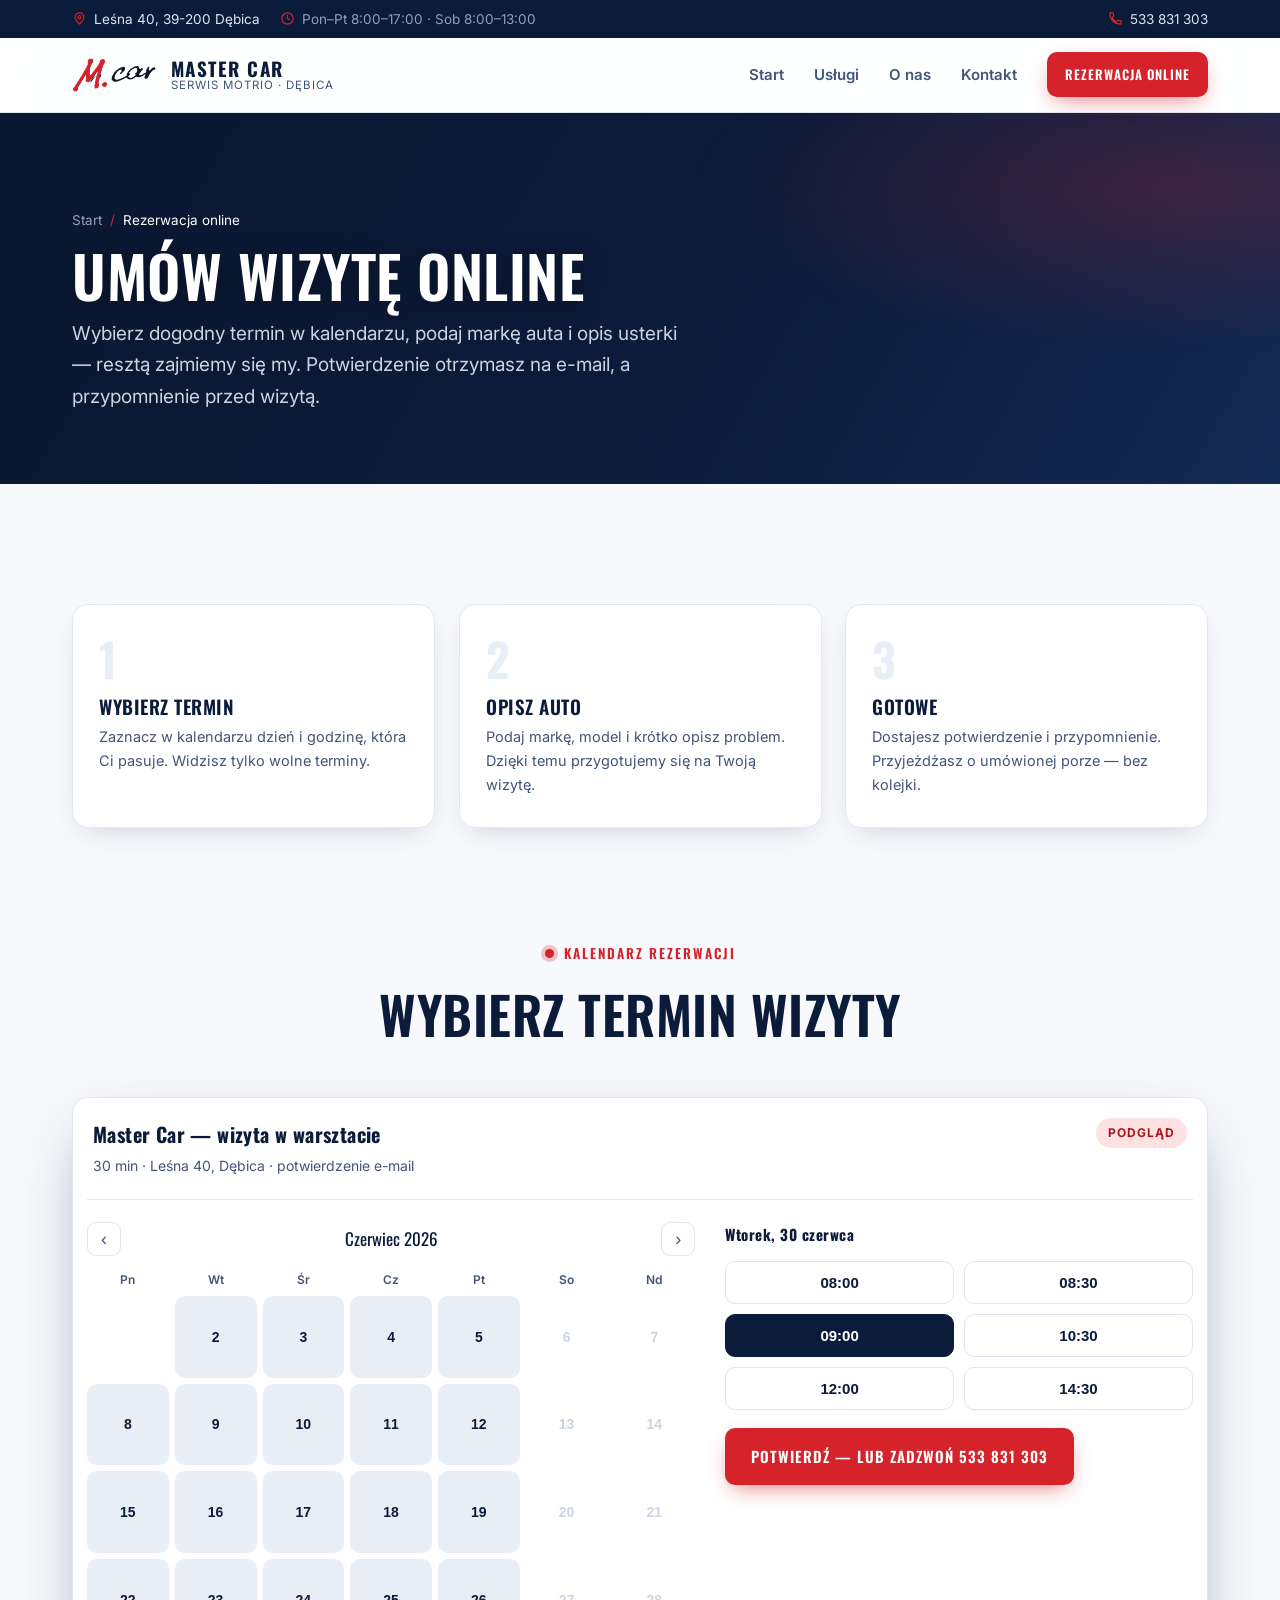
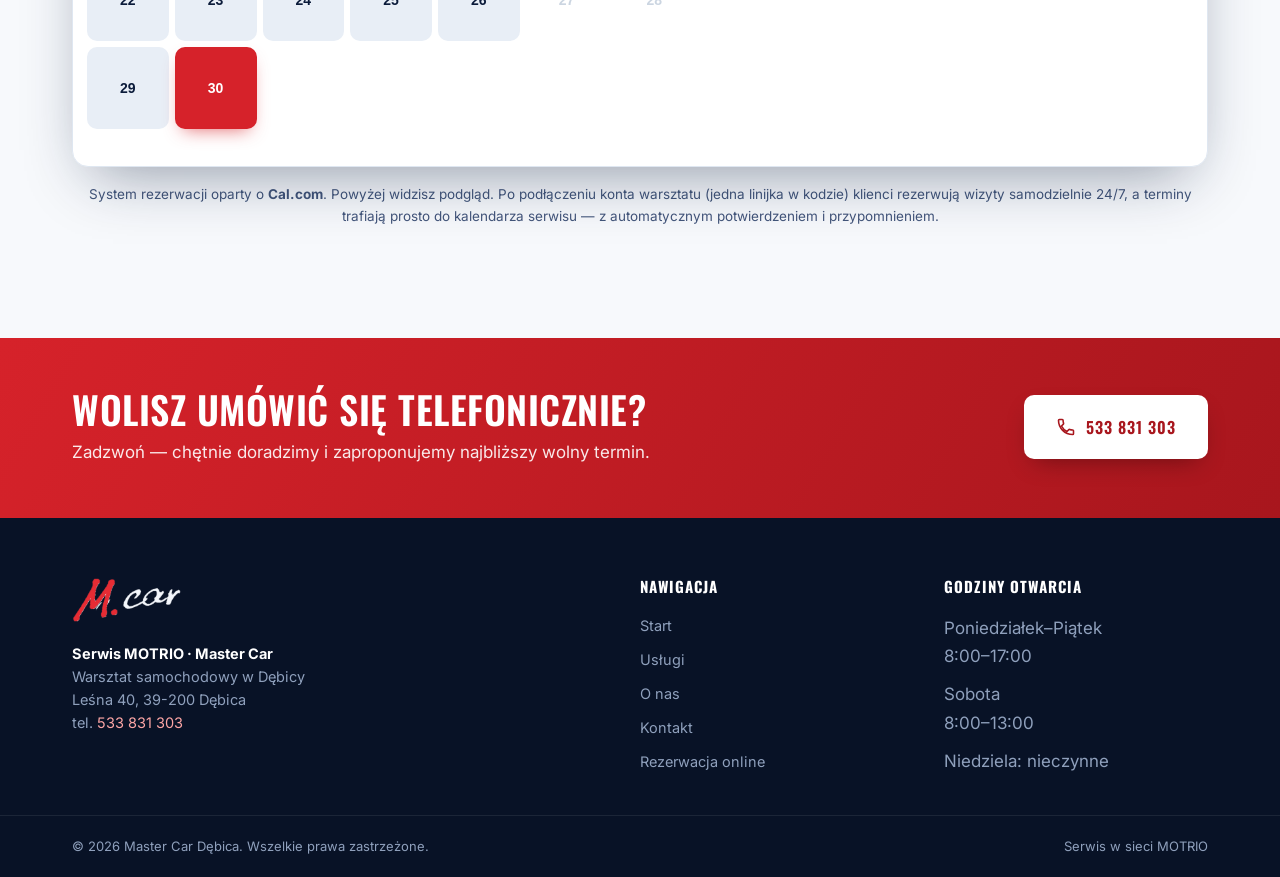
<file: rezerwacja.html>
<!DOCTYPE html>
<html lang="pl">
<head>
<meta charset="UTF-8">
<meta name="viewport" content="width=device-width, initial-scale=1">
<title>Rezerwacja online — umów wizytę w warsztacie | Master Car Dębica</title>
<meta name="description" content="Zarezerwuj wizytę w warsztacie Master Car w Dębicy online. Wybierz termin w kalendarzu, otrzymaj potwierdzenie. Diagnostyka, naprawa, klimatyzacja, opony. Leśna 40, Dębica. Tel. 533 831 303.">
<link rel="canonical" href="https://master-car.pages.dev/rezerwacja">
<meta name="theme-color" content="#0F172A">
<meta name="geo.region" content="PL-18"><meta name="geo.placename" content="Dębica"><meta name="geo.position" content="50.0516;21.4119"><meta name="ICBM" content="50.0516, 21.4119">
<meta property="og:title" content="Rezerwacja online wizyty — Master Car Dębica">
<meta property="og:description" content="Umów wizytę w warsztacie online. Wybierz termin, otrzymaj potwierdzenie.">
<meta property="og:type" content="website">
<meta property="og:url" content="https://master-car.pages.dev/rezerwacja">
<meta property="og:image" content="https://master-car.pages.dev/assets/og-image.jpg">
<link rel="icon" type="image/png" href="assets/logo-mcar.png">
<link rel="preconnect" href="https://fonts.googleapis.com"><link rel="preconnect" href="https://fonts.gstatic.com" crossorigin>
<link href="https://fonts.googleapis.com/css2?family=Inter:wght@400;500;600;700&family=Oswald:wght@500;600;700&display=swap" rel="stylesheet">
<link rel="stylesheet" href="styles.css">
<script type="application/ld+json">
{"@context":"https://schema.org","@type":"BreadcrumbList","itemListElement":[
{"@type":"ListItem","position":1,"name":"Start","item":"https://master-car.pages.dev/"},
{"@type":"ListItem","position":2,"name":"Rezerwacja online","item":"https://master-car.pages.dev/rezerwacja"}]}
</script>
</head>
<body>

<!-- ===== TOPBAR ===== -->
<div class="topbar"><div class="container">
  <span class="topbar__set">
    <a href="https://maps.google.com/?q=Le%C5%9Bna+40,+39-200+D%C4%99bica" target="_blank" rel="noopener"><svg viewBox="0 0 24 24" aria-hidden="true"><path d="M12 21s7-6.5 7-11a7 7 0 0 0-14 0c0 4.5 7 11 7 11z"/><circle cx="12" cy="10" r="2.5"/></svg>Leśna 40, 39-200 Dębica</a>
    <span class="hide-sm"><svg viewBox="0 0 24 24" aria-hidden="true"><circle cx="12" cy="12" r="9"/><path d="M12 7v5l3 2"/></svg>Pon–Pt 8:00–17:00 · Sob 8:00–13:00</span>
  </span>
  <a href="tel:+48533831303"><svg viewBox="0 0 24 24" aria-hidden="true"><path d="M6.6 10.8a15.5 15.5 0 0 0 6.6 6.6l2.2-2.2a1 1 0 0 1 1-.24 11.4 11.4 0 0 0 3.6.58 1 1 0 0 1 1 1V20a1 1 0 0 1-1 1A17 17 0 0 1 3 4a1 1 0 0 1 1-1h3.5a1 1 0 0 1 1 1 11.4 11.4 0 0 0 .58 3.6 1 1 0 0 1-.24 1z"/></svg>533 831 303</a>
</div></div>

<!-- ===== NAV ===== -->
<header class="nav" id="top"><div class="container nav__inner">
  <a href="index.html" class="brand" aria-label="Master Car — strona główna">
    <img src="assets/logo-mcar.png" alt="Logo M.car — Master Car Dębica" class="brand__logo">
    <span class="brand__text"><strong>MASTER CAR</strong><small>Serwis MOTRIO · Dębica</small></span>
  </a>
  <nav class="nav__links" id="menu" aria-label="Menu główne">
    <a href="index.html">Start</a>
    <a href="uslugi.html">Usługi</a>
    <a href="o-nas.html">O nas</a>
    <a href="kontakt.html">Kontakt</a>
    <a href="rezerwacja.html" class="btn btn--accent btn--sm nav__cta is-active" aria-current="page">Rezerwacja online</a>
  </nav>
  <button class="nav__toggle" id="navToggle" aria-label="Otwórz menu" aria-expanded="false" aria-controls="menu"><span></span><span></span><span></span></button>
</div></header>

<main>

<!-- ===== PAGE HERO ===== -->
<section class="pagehero">
  <div class="pagehero__bg" aria-hidden="true"></div>
  <div class="container">
    <nav class="breadcrumb reveal" aria-label="Ścieżka okruszków"><a href="index.html">Start</a><span>/</span><span aria-current="page" style="color:#fff">Rezerwacja online</span></nav>
    <h1 class="reveal">Umów wizytę online</h1>
    <p class="reveal">Wybierz dogodny termin w kalendarzu, podaj markę auta i opis usterki — resztą zajmiemy się my. Potwierdzenie otrzymasz na e-mail, a przypomnienie przed wizytą.</p>
  </div>
</section>

<!-- ===== STEPS ===== -->
<section class="section" style="padding-bottom:0">
  <div class="container">
    <div class="steps">
      <div class="step reveal"><span class="step__num">1</span><h3>Wybierz termin</h3><p>Zaznacz w kalendarzu dzień i godzinę, która Ci pasuje. Widzisz tylko wolne terminy.</p></div>
      <div class="step reveal"><span class="step__num">2</span><h3>Opisz auto</h3><p>Podaj markę, model i krótko opisz problem. Dzięki temu przygotujemy się na Twoją wizytę.</p></div>
      <div class="step reveal"><span class="step__num">3</span><h3>Gotowe</h3><p>Dostajesz potwierdzenie i przypomnienie. Przyjeżdżasz o umówionej porze — bez kolejki.</p></div>
    </div>
  </div>
</section>

<!-- ===== CAL.COM EMBED ===== -->
<section class="section">
  <div class="container">
    <header class="section__head reveal">
      <span class="eyebrow"><span class="dot"></span> Kalendarz rezerwacji</span>
      <h2 class="section__title">Wybierz termin wizyty</h2>
    </header>

    <div class="cal-wrap reveal">
      <!-- Tu renderuje się kalendarz Cal.com (po włączeniu); domyślnie wizualny podgląd -->
      <div id="cal-inline">
        <div class="bookmock" id="cal-preview">
          <div class="bookmock__head">
            <div>
              <strong>Master Car — wizyta w warsztacie</strong>
              <small>30 min · Leśna 40, Dębica · potwierdzenie e-mail</small>
            </div>
            <span class="bookmock__badge">Podgląd</span>
          </div>
          <div class="bookmock__body">
            <div class="bookmock__cal">
              <div class="bookmock__month"><button type="button" aria-label="Poprzedni miesiąc">‹</button><span>Czerwiec 2026</span><button type="button" aria-label="Następny miesiąc">›</button></div>
              <div class="bookmock__dow"><span>Pn</span><span>Wt</span><span>Śr</span><span>Cz</span><span>Pt</span><span>So</span><span>Nd</span></div>
              <div class="bookmock__days">
                <button class="is-off" disabled></button><button>2</button><button>3</button><button>4</button><button>5</button><button class="is-off" disabled>6</button><button class="is-off" disabled>7</button>
                <button>8</button><button>9</button><button>10</button><button>11</button><button>12</button><button class="is-off" disabled>13</button><button class="is-off" disabled>14</button>
                <button>15</button><button>16</button><button>17</button><button>18</button><button>19</button><button class="is-off" disabled>20</button><button class="is-off" disabled>21</button>
                <button>22</button><button>23</button><button>24</button><button>25</button><button>26</button><button class="is-off" disabled>27</button><button class="is-off" disabled>28</button>
                <button>29</button><button class="is-sel" aria-current="date">30</button>
              </div>
            </div>
            <div class="bookmock__slots">
              <h4>Wtorek, 30 czerwca</h4>
              <div class="bookmock__slotgrid">
                <button type="button">08:00</button>
                <button type="button">08:30</button>
                <button type="button" class="is-sel">09:00</button>
                <button type="button">10:30</button>
                <button type="button">12:00</button>
                <button type="button">14:30</button>
              </div>
              <a href="tel:+48533831303" class="btn btn--accent bookmock__cta">Potwierdź — lub zadzwoń 533 831 303</a>
            </div>
          </div>
        </div>
      </div>
    </div>
    <p class="cal-note">System rezerwacji oparty o <strong>Cal.com</strong>. Powyżej widzisz podgląd. Po podłączeniu konta warsztatu (jedna linijka w kodzie) klienci rezerwują wizyty samodzielnie 24/7, a terminy trafiają prosto do kalendarza serwisu — z automatycznym potwierdzeniem i przypomnieniem.</p>
  </div>
</section>

<!-- ===== CTA TELEFON ===== -->
<section class="ctastrip"><div class="container">
  <div class="reveal"><h2>Wolisz umówić się telefonicznie?</h2><p>Zadzwoń — chętnie doradzimy i zaproponujemy najbliższy wolny termin.</p></div>
  <a href="tel:+48533831303" class="btn btn--accent btn--lg reveal"><svg viewBox="0 0 24 24" aria-hidden="true" class="ico"><path d="M6.6 10.8a15.5 15.5 0 0 0 6.6 6.6l2.2-2.2a1 1 0 0 1 1-.24 11.4 11.4 0 0 0 3.6.58 1 1 0 0 1 1 1V20a1 1 0 0 1-1 1A17 17 0 0 1 3 4a1 1 0 0 1 1-1h3.5a1 1 0 0 1 1 1 11.4 11.4 0 0 0 .58 3.6 1 1 0 0 1-.24 1z"/></svg>533 831 303</a>
</div></section>

</main>

<!-- ===== FOOTER ===== -->
<footer class="footer">
  <div class="container footer__inner">
    <div class="footer__brand"><img src="assets/logo-mcar-white.png" alt="Master Car Dębica" class="footer__logo"><p><strong style="color:#fff">Serwis MOTRIO · Master Car</strong><br>Warsztat samochodowy w Dębicy<br>Leśna 40, 39-200 Dębica<br>tel. <a href="tel:+48533831303" style="color:#fca5a5">533 831 303</a></p></div>
    <div class="footer__col"><strong>Nawigacja</strong><a href="index.html">Start</a><a href="uslugi.html">Usługi</a><a href="o-nas.html">O nas</a><a href="kontakt.html">Kontakt</a><a href="rezerwacja.html">Rezerwacja online</a></div>
    <div class="footer__col"><strong>Godziny otwarcia</strong><span style="color:var(--on-dark-mut)">Poniedziałek–Piątek<br>8:00–17:00</span><span style="color:var(--on-dark-mut)">Sobota<br>8:00–13:00</span><span style="color:var(--on-dark-mut)">Niedziela: nieczynne</span></div>
  </div>
  <div class="footer__bar"><div class="container"><span>© <span id="year"></span> Master Car Dębica. Wszelkie prawa zastrzeżone.</span><span>Serwis w sieci MOTRIO</span></div></div>
</footer>

<!-- ============================================================
     REZERWACJA Cal.com — JAK URUCHOMIĆ NA ŻYWO (2 kroki):
     1) Załóż darmowe konto na https://cal.com, utwórz typ wydarzenia
        (np. "Wizyta w warsztacie", 30 min). Twój link to: NAZWA-UZYTKOWNIKA/wizyta
     2) Poniżej wpisz ten link w CAL_LINK i ustaw CAL_ENABLED = true.
     Wtedy zamiast podglądu wyświetli się prawdziwy kalendarz rezerwacji.
     ============================================================ -->
<script type="text/javascript">
  var CAL_ENABLED = false;                 /* << zmień na true po podłączeniu konta */
  var CAL_LINK    = "master-car/wizyta";   /* << wpisz realny link Cal.com */

  if (CAL_ENABLED && CAL_LINK) {
    var preview = document.getElementById('cal-preview');
    if (preview) preview.remove();
    (function (C, A, L) { let p = function (a, ar) { a.q.push(ar); }; let d = C.document; C.Cal = C.Cal || function () { let cal = C.Cal; let ar = arguments; if (!cal.loaded) { cal.ns = {}; cal.q = cal.q || []; d.head.appendChild(d.createElement("script")).src = A; cal.loaded = true; } if (ar[0] === L) { const api = function () { p(api, arguments); }; const namespace = ar[1]; api.q = api.q || []; if (typeof namespace === "string") { cal.ns[namespace] = cal.ns[namespace] || api; p(cal.ns[namespace], ar); p(cal, ["initNamespace", namespace]); } else p(cal, ar); return; } p(cal, ar); }; })(window, "https://app.cal.com/embed/embed.js", "init");
    Cal("init", "wizyta", { origin: "https://cal.com" });
    Cal.ns.wizyta("inline", { elementOrSelector: "#cal-inline", calLink: CAL_LINK, config: { layout: "month_view", theme: "light" } });
    Cal.ns.wizyta("ui", { hideEventTypeDetails: false, layout: "month_view" });
  }
</script>
<script src="script.js"></script>
</body>
</html>
</file>
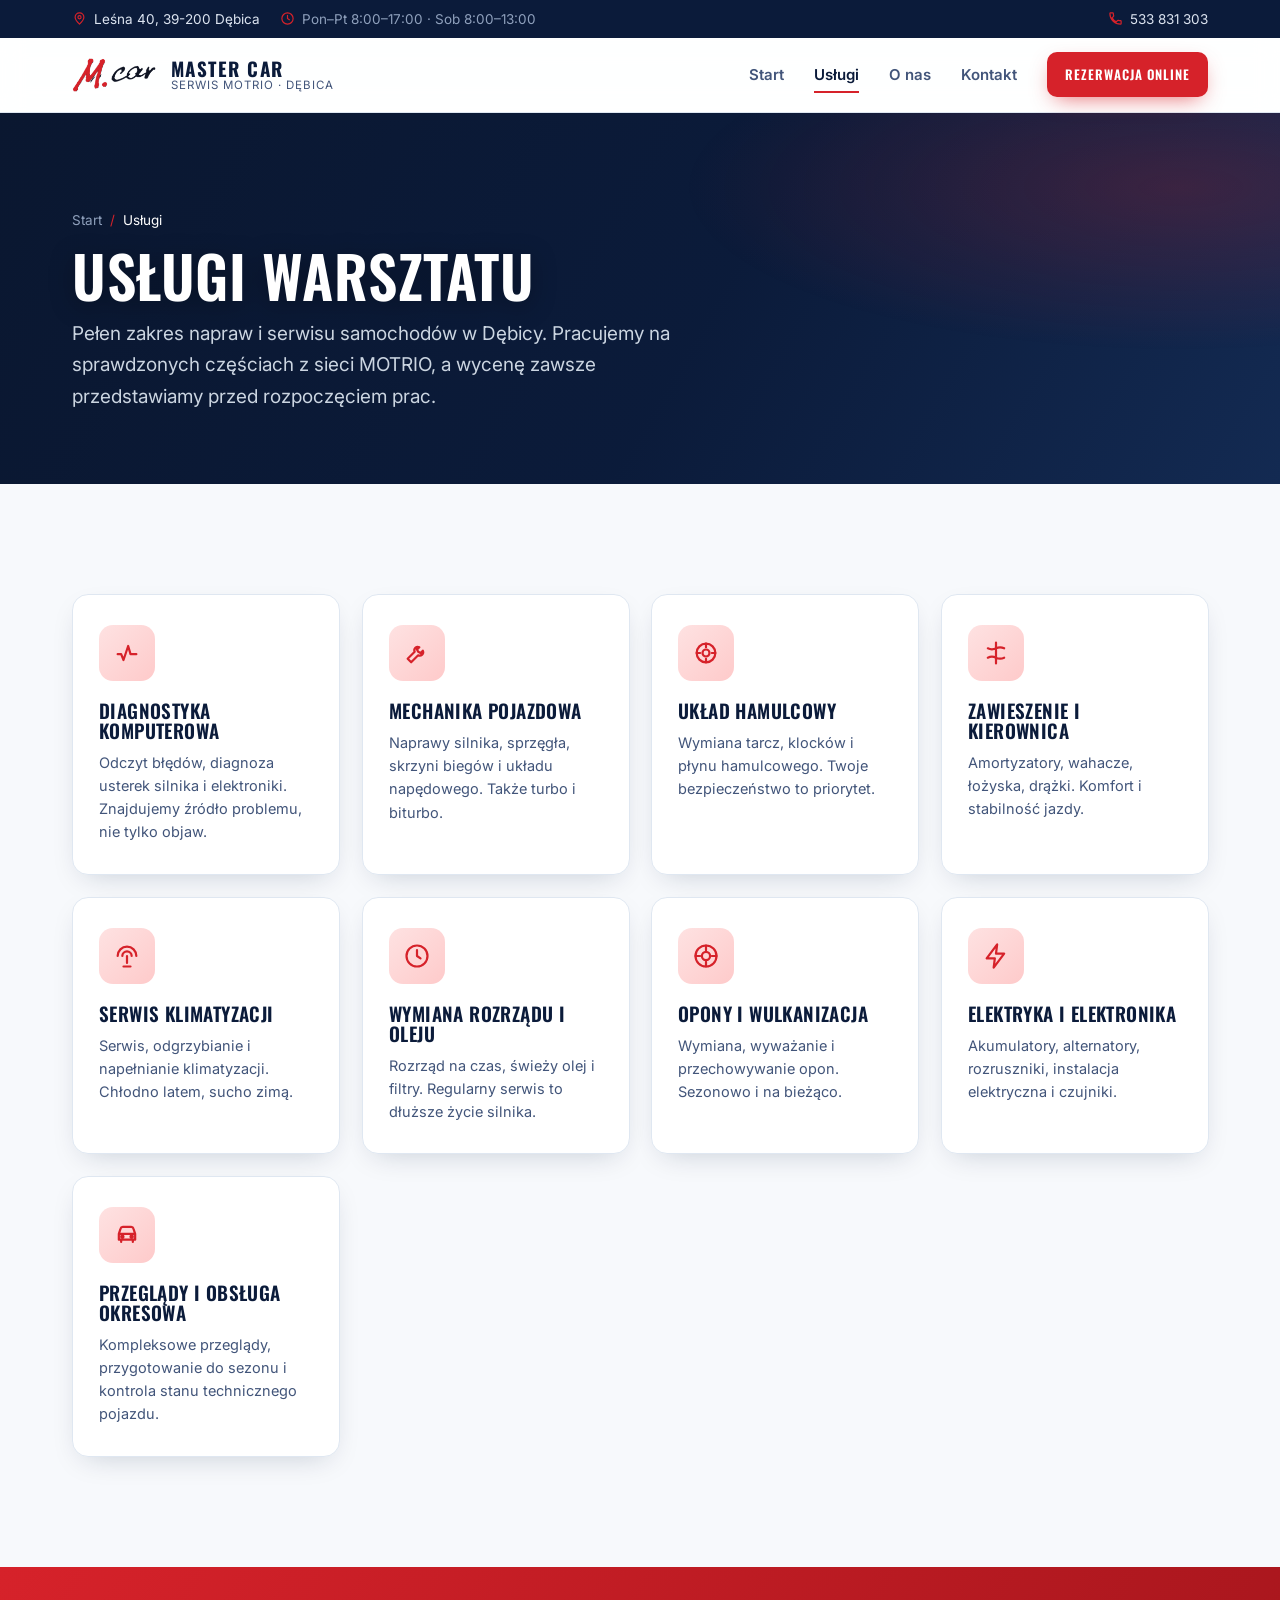
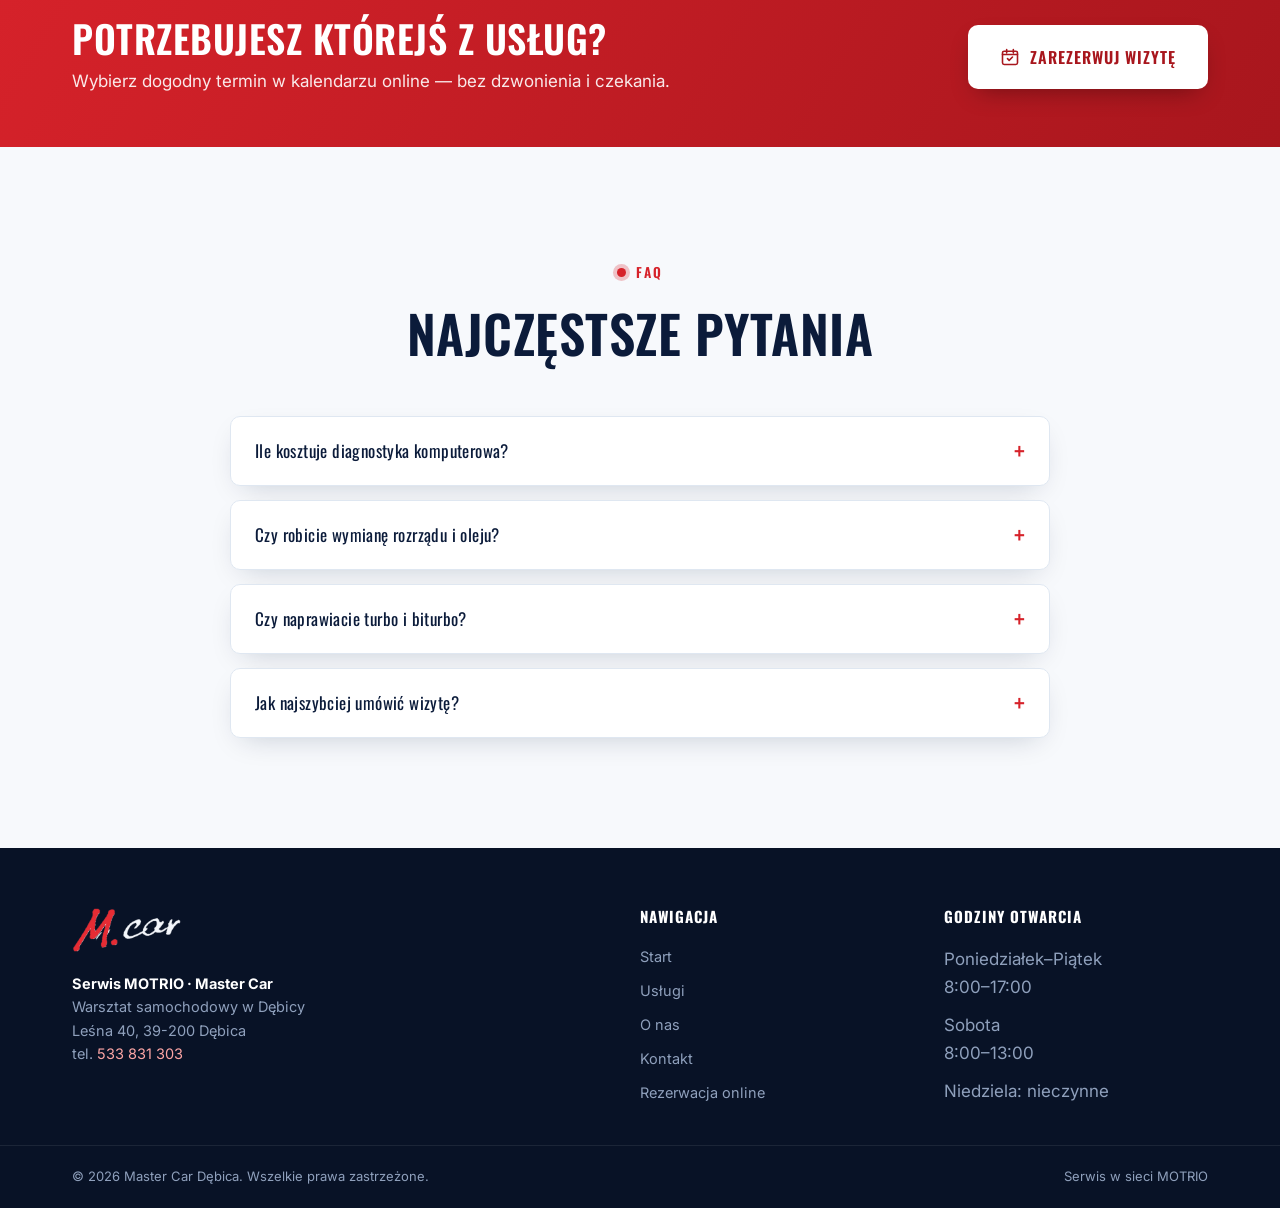
<file: uslugi.html>
<!DOCTYPE html>
<html lang="pl">
<head>
<meta charset="UTF-8">
<meta name="viewport" content="width=device-width, initial-scale=1">
<title>Usługi — naprawa aut, diagnostyka, klimatyzacja | Master Car Dębica</title>
<meta name="description" content="Usługi warsztatu Master Car w Dębicy: diagnostyka komputerowa, mechanika, wymiana oleju i rozrządu, hamulce, zawieszenie, klimatyzacja, opony, elektryka. Sieć MOTRIO. Umów wizytę: 533 831 303.">
<link rel="canonical" href="https://master-car.pages.dev/uslugi">
<meta name="theme-color" content="#0F172A">
<meta name="geo.region" content="PL-18"><meta name="geo.placename" content="Dębica"><meta name="geo.position" content="50.0516;21.4119"><meta name="ICBM" content="50.0516, 21.4119">
<meta property="og:title" content="Usługi warsztatu — Master Car Dębica · Serwis MOTRIO">
<meta property="og:description" content="Diagnostyka, mechanika, hamulce, klimatyzacja, opony i więcej. Warsztat w Dębicy.">
<meta property="og:type" content="website">
<meta property="og:url" content="https://master-car.pages.dev/uslugi">
<meta property="og:image" content="https://master-car.pages.dev/assets/og-image.jpg">
<link rel="icon" type="image/png" href="assets/logo-mcar.png">
<link rel="preconnect" href="https://fonts.googleapis.com"><link rel="preconnect" href="https://fonts.gstatic.com" crossorigin>
<link href="https://fonts.googleapis.com/css2?family=Inter:wght@400;500;600;700&family=Oswald:wght@500;600;700&display=swap" rel="stylesheet">
<link rel="stylesheet" href="styles.css">
<script type="application/ld+json">
{"@context":"https://schema.org","@type":"BreadcrumbList","itemListElement":[
{"@type":"ListItem","position":1,"name":"Start","item":"https://master-car.pages.dev/"},
{"@type":"ListItem","position":2,"name":"Usługi","item":"https://master-car.pages.dev/uslugi"}]}
</script>
<script type="application/ld+json">
{"@context":"https://schema.org","@type":"FAQPage","mainEntity":[
{"@type":"Question","name":"Ile kosztuje diagnostyka komputerowa w Dębicy?","acceptedAnswer":{"@type":"Answer","text":"Cena diagnostyki zależy od zakresu. Zawsze podajemy wycenę przed rozpoczęciem prac, a koszt diagnostyki odliczamy od naprawy wykonanej u nas. Zadzwoń pod 533 831 303."}},
{"@type":"Question","name":"Czy robicie wymianę rozrządu i oleju?","acceptedAnswer":{"@type":"Answer","text":"Tak. Wykonujemy wymianę rozrządu, oleju i filtrów zgodnie z zaleceniami producenta, z użyciem sprawdzonych części z sieci MOTRIO."}},
{"@type":"Question","name":"Czy naprawiacie turbo i biturbo?","acceptedAnswer":{"@type":"Answer","text":"Tak, specjalizujemy się w trudnych diagnozach silnika, w tym usterkach turbo i biturbo, których inne warsztaty nie potrafiły zlokalizować."}},
{"@type":"Question","name":"Jak umówić wizytę?","acceptedAnswer":{"@type":"Answer","text":"Najszybciej online przez naszą stronę rezerwacji lub telefonicznie pod numerem 533 831 303. Warsztat mieści się przy ul. Leśnej 40 w Dębicy."}}]}
</script>
</head>
<body>

<!-- ===== TOPBAR ===== -->
<div class="topbar"><div class="container">
  <span class="topbar__set">
    <a href="https://maps.google.com/?q=Le%C5%9Bna+40,+39-200+D%C4%99bica" target="_blank" rel="noopener"><svg viewBox="0 0 24 24" aria-hidden="true"><path d="M12 21s7-6.5 7-11a7 7 0 0 0-14 0c0 4.5 7 11 7 11z"/><circle cx="12" cy="10" r="2.5"/></svg>Leśna 40, 39-200 Dębica</a>
    <span class="hide-sm"><svg viewBox="0 0 24 24" aria-hidden="true"><circle cx="12" cy="12" r="9"/><path d="M12 7v5l3 2"/></svg>Pon–Pt 8:00–17:00 · Sob 8:00–13:00</span>
  </span>
  <a href="tel:+48533831303"><svg viewBox="0 0 24 24" aria-hidden="true"><path d="M6.6 10.8a15.5 15.5 0 0 0 6.6 6.6l2.2-2.2a1 1 0 0 1 1-.24 11.4 11.4 0 0 0 3.6.58 1 1 0 0 1 1 1V20a1 1 0 0 1-1 1A17 17 0 0 1 3 4a1 1 0 0 1 1-1h3.5a1 1 0 0 1 1 1 11.4 11.4 0 0 0 .58 3.6 1 1 0 0 1-.24 1z"/></svg>533 831 303</a>
</div></div>

<!-- ===== NAV ===== -->
<header class="nav" id="top"><div class="container nav__inner">
  <a href="index.html" class="brand" aria-label="Master Car — strona główna">
    <img src="assets/logo-mcar.png" alt="Logo M.car — Master Car Dębica" class="brand__logo">
    <span class="brand__text"><strong>MASTER CAR</strong><small>Serwis MOTRIO · Dębica</small></span>
  </a>
  <nav class="nav__links" id="menu" aria-label="Menu główne">
    <a href="index.html">Start</a>
    <a href="uslugi.html" class="is-active" aria-current="page">Usługi</a>
    <a href="o-nas.html">O nas</a>
    <a href="kontakt.html">Kontakt</a>
    <a href="rezerwacja.html" class="btn btn--accent btn--sm nav__cta">Rezerwacja online</a>
  </nav>
  <button class="nav__toggle" id="navToggle" aria-label="Otwórz menu" aria-expanded="false" aria-controls="menu"><span></span><span></span><span></span></button>
</div></header>

<main>

<!-- ===== PAGE HERO ===== -->
<section class="pagehero">
  <div class="pagehero__bg" aria-hidden="true"></div>
  <div class="container">
    <nav class="breadcrumb reveal" aria-label="Ścieżka okruszków">
      <a href="index.html">Start</a><span>/</span><span aria-current="page" style="color:#fff">Usługi</span>
    </nav>
    <h1 class="reveal">Usługi warsztatu</h1>
    <p class="reveal">Pełen zakres napraw i serwisu samochodów w Dębicy. Pracujemy na sprawdzonych częściach z sieci MOTRIO, a wycenę zawsze przedstawiamy przed rozpoczęciem prac.</p>
  </div>
</section>

<!-- ===== USŁUGI GRID ===== -->
<section class="section">
  <div class="container">
    <div class="cards">
      <article class="card reveal"><div class="card__ico"><svg viewBox="0 0 24 24" aria-hidden="true"><path d="M4 13h3l2 5 4-12 2 7h5"/></svg></div><h3>Diagnostyka komputerowa</h3><p>Odczyt błędów, diagnoza usterek silnika i elektroniki. Znajdujemy źródło problemu, nie tylko objaw.</p></article>
      <article class="card reveal"><div class="card__ico"><svg viewBox="0 0 24 24" aria-hidden="true"><path d="M14 7a3 3 0 0 0-4 4l-6 6 3 3 6-6a3 3 0 0 0 4-4l-2 2-2-1-1-2 2-2z"/></svg></div><h3>Mechanika pojazdowa</h3><p>Naprawy silnika, sprzęgła, skrzyni biegów i układu napędowego. Także turbo i biturbo.</p></article>
      <article class="card reveal"><div class="card__ico"><svg viewBox="0 0 24 24" aria-hidden="true"><circle cx="12" cy="12" r="8"/><circle cx="12" cy="12" r="3"/><path d="M12 4v3M12 17v3M4 12h3M17 12h3"/></svg></div><h3>Układ hamulcowy</h3><p>Wymiana tarcz, klocków i płynu hamulcowego. Twoje bezpieczeństwo to priorytet.</p></article>
      <article class="card reveal"><div class="card__ico"><svg viewBox="0 0 24 24" aria-hidden="true"><path d="M12 3v18M5 8c2 1 5 1 7 0s5-1 7 0M5 16c2-1 5-1 7 0s5 1 7 0"/></svg></div><h3>Zawieszenie i kierownica</h3><p>Amortyzatory, wahacze, łożyska, drążki. Komfort i stabilność jazdy.</p></article>
      <article class="card reveal"><div class="card__ico"><svg viewBox="0 0 24 24" aria-hidden="true"><path d="M4 12a8 8 0 0 1 16 0M8 12a4 4 0 0 1 8 0M12 12v6M9 21h6"/></svg></div><h3>Serwis klimatyzacji</h3><p>Serwis, odgrzybianie i napełnianie klimatyzacji. Chłodno latem, sucho zimą.</p></article>
      <article class="card reveal"><div class="card__ico"><svg viewBox="0 0 24 24" aria-hidden="true"><circle cx="12" cy="12" r="9"/><path d="M12 7v5l3 2"/></svg></div><h3>Wymiana rozrządu i oleju</h3><p>Rozrząd na czas, świeży olej i filtry. Regularny serwis to dłuższe życie silnika.</p></article>
      <article class="card reveal"><div class="card__ico"><svg viewBox="0 0 24 24" aria-hidden="true"><circle cx="12" cy="12" r="9"/><circle cx="12" cy="12" r="3.5"/><path d="M12 3v4M12 17v4M3 12h4M17 12h4"/></svg></div><h3>Opony i wulkanizacja</h3><p>Wymiana, wyważanie i przechowywanie opon. Sezonowo i na bieżąco.</p></article>
      <article class="card reveal"><div class="card__ico"><svg viewBox="0 0 24 24" aria-hidden="true"><path d="M13 2 4 14h7l-1 8 9-12h-7z"/></svg></div><h3>Elektryka i elektronika</h3><p>Akumulatory, alternatory, rozruszniki, instalacja elektryczna i czujniki.</p></article>
      <article class="card reveal"><div class="card__ico"><svg viewBox="0 0 24 24" aria-hidden="true"><path d="M5 11l1.5-4.5A2 2 0 0 1 8.4 5h7.2a2 2 0 0 1 1.9 1.5L19 11M5 11h14v5H5zM7 16v2M17 16v2"/><circle cx="8" cy="13.5" r="1"/><circle cx="16" cy="13.5" r="1"/></svg></div><h3>Przeglądy i obsługa okresowa</h3><p>Kompleksowe przeglądy, przygotowanie do sezonu i kontrola stanu technicznego pojazdu.</p></article>
    </div>
  </div>
</section>

<!-- ===== CTA ===== -->
<section class="ctastrip"><div class="container">
  <div class="reveal"><h2>Potrzebujesz którejś z usług?</h2><p>Wybierz dogodny termin w kalendarzu online — bez dzwonienia i czekania.</p></div>
  <a href="rezerwacja.html" class="btn btn--accent btn--lg reveal"><svg viewBox="0 0 24 24" aria-hidden="true" class="ico"><rect x="3" y="5" width="18" height="16" rx="2"/><path d="M3 9h18M8 3v4M16 3v4M9 14l2 2 4-4"/></svg>Zarezerwuj wizytę</a>
</div></section>

<!-- ===== FAQ ===== -->
<section class="section">
  <div class="container">
    <header class="section__head reveal">
      <span class="eyebrow"><span class="dot"></span> FAQ</span>
      <h2 class="section__title">Najczęstsze pytania</h2>
    </header>
    <div class="faq">
      <details class="reveal"><summary>Ile kosztuje diagnostyka komputerowa?</summary><p>Cena zależy od zakresu. Zawsze podajemy wycenę przed rozpoczęciem prac, a koszt diagnostyki odliczamy od naprawy wykonanej u nas. Po szczegóły zadzwoń pod 533 831 303.</p></details>
      <details class="reveal"><summary>Czy robicie wymianę rozrządu i oleju?</summary><p>Tak. Wykonujemy wymianę rozrządu, oleju i filtrów zgodnie z zaleceniami producenta, na sprawdzonych częściach z sieci MOTRIO.</p></details>
      <details class="reveal"><summary>Czy naprawiacie turbo i biturbo?</summary><p>Tak — specjalizujemy się w trudnych diagnozach silnika, w tym usterkach turbo i biturbo, których inne warsztaty nie potrafiły zlokalizować.</p></details>
      <details class="reveal"><summary>Jak najszybciej umówić wizytę?</summary><p>Najwygodniej online przez stronę <a href="rezerwacja.html">Rezerwacja online</a> lub telefonicznie pod 533 831 303. Warsztat znajdziesz przy ul. Leśnej 40 w Dębicy.</p></details>
    </div>
  </div>
</section>

</main>

<!-- ===== FOOTER ===== -->
<footer class="footer">
  <div class="container footer__inner">
    <div class="footer__brand">
      <img src="assets/logo-mcar-white.png" alt="Master Car Dębica" class="footer__logo">
      <p><strong style="color:#fff">Serwis MOTRIO · Master Car</strong><br>Warsztat samochodowy w Dębicy<br>Leśna 40, 39-200 Dębica<br>tel. <a href="tel:+48533831303" style="color:#fca5a5">533 831 303</a></p>
    </div>
    <div class="footer__col"><strong>Nawigacja</strong><a href="index.html">Start</a><a href="uslugi.html">Usługi</a><a href="o-nas.html">O nas</a><a href="kontakt.html">Kontakt</a><a href="rezerwacja.html">Rezerwacja online</a></div>
    <div class="footer__col"><strong>Godziny otwarcia</strong><span style="color:var(--on-dark-mut)">Poniedziałek–Piątek<br>8:00–17:00</span><span style="color:var(--on-dark-mut)">Sobota<br>8:00–13:00</span><span style="color:var(--on-dark-mut)">Niedziela: nieczynne</span></div>
  </div>
  <div class="footer__bar"><div class="container"><span>© <span id="year"></span> Master Car Dębica. Wszelkie prawa zastrzeżone.</span><span>Serwis w sieci MOTRIO</span></div></div>
</footer>

<script src="script.js"></script>
</body>
</html>
</file>
<file: styles.css>
/* ============================================================
   Master Car · Serwis MOTRIO Dębica — styles
   ============================================================ */
:root{
  /* Paleta marki M.car: granat + czerwien + biel */
  --primary:#152C55;
  --primary-d:#0B1B3A;
  --secondary:#42557A;
  --accent:#D6222A;
  --accent-d:#A8161D;
  --bg:#F7F9FC;
  --fg:#0E1E3D;
  --muted:#E8EEF6;
  --border:#DFE7F1;
  --on-dark:#DCE4F0;
  --on-dark-mut:#8FA0BC;
  --star:#FBBF24;
  --shadow:0 10px 30px -12px rgba(11,27,58,.22);
  --shadow-lg:0 24px 60px -20px rgba(11,27,58,.45);
  --radius:16px;
  --radius-sm:10px;
  --maxw:1180px;
  --ease:cubic-bezier(.22,.61,.36,1);
}

*{box-sizing:border-box;margin:0;padding:0}
html{scroll-behavior:smooth;-webkit-text-size-adjust:100%}
body{
  font-family:'Inter',system-ui,-apple-system,Segoe UI,Roboto,sans-serif;
  color:var(--fg);background:var(--bg);
  line-height:1.65;font-size:17px;
  overflow-x:hidden;
}
img{max-width:100%;display:block}
a{color:inherit;text-decoration:none}
h1,h2,h3{font-family:'Oswald',Impact,sans-serif;font-weight:600;line-height:1.05;letter-spacing:.5px;text-transform:uppercase}
.container{width:100%;max-width:var(--maxw);margin:0 auto;padding:0 22px}
.ico{width:20px;height:20px;flex:none}
svg{stroke:currentColor;fill:none;stroke-width:1.9;stroke-linecap:round;stroke-linejoin:round}

/* ---------- Buttons ---------- */
.btn{
  display:inline-flex;align-items:center;gap:10px;justify-content:center;
  font-family:'Oswald',sans-serif;font-weight:600;letter-spacing:1px;text-transform:uppercase;
  font-size:15px;padding:14px 24px;border-radius:var(--radius-sm);
  cursor:pointer;border:2px solid transparent;
  transition:transform .2s var(--ease),background .25s var(--ease),box-shadow .25s var(--ease),color .25s var(--ease);
  will-change:transform;
}
.btn:focus-visible{outline:3px solid var(--accent);outline-offset:3px}
.btn--accent{background:var(--accent);color:#fff;box-shadow:0 8px 22px -8px rgba(214,34,42,.7)}
.btn--accent:hover{background:var(--accent-d);transform:translateY(-2px);box-shadow:0 14px 30px -8px rgba(214,34,42,.75)}
.btn--ghost{background:transparent;color:#fff;border-color:rgba(255,255,255,.35)}
.btn--ghost:hover{background:rgba(255,255,255,.12);border-color:#fff;transform:translateY(-2px)}
.btn--lg{padding:17px 30px;font-size:16px}
.btn--sm{padding:10px 16px;font-size:13px}

/* ---------- Nav ---------- */
.nav{
  position:sticky;top:0;z-index:100;
  background:rgba(255,255,255,.88);backdrop-filter:blur(12px);
  border-bottom:1px solid var(--border);
  transition:box-shadow .3s var(--ease);
}
.nav.is-scrolled{box-shadow:0 6px 24px -16px rgba(15,23,42,.5)}
.nav__inner{display:flex;align-items:center;justify-content:space-between;height:74px}
.brand{display:flex;align-items:center;gap:12px}
.brand__logo{height:40px;width:auto;max-width:120px;object-fit:contain}
.brand__text{display:flex;flex-direction:column;line-height:1.1}
.brand__text strong{font-family:'Oswald',sans-serif;font-size:19px;letter-spacing:1.5px;color:var(--primary-d)}
.brand__text small{font-size:11.5px;letter-spacing:1px;color:var(--secondary);text-transform:uppercase}
.nav__links{display:flex;align-items:center;gap:30px}
.nav__links>a:not(.btn){font-weight:600;font-size:15px;color:var(--secondary);position:relative;padding:4px 0;transition:color .2s}
.nav__links>a:not(.btn)::after{content:"";position:absolute;left:0;bottom:-2px;width:0;height:2px;background:var(--accent);transition:width .25s var(--ease)}
.nav__links>a:not(.btn):hover{color:var(--primary-d)}
.nav__links>a:not(.btn):hover::after{width:100%}
.nav__toggle{display:none;flex-direction:column;gap:5px;background:none;border:0;cursor:pointer;padding:10px}
.nav__toggle span{width:26px;height:2.5px;background:var(--primary-d);border-radius:2px;transition:.3s var(--ease)}
.nav__toggle[aria-expanded="true"] span:nth-child(1){transform:translateY(7.5px) rotate(45deg)}
.nav__toggle[aria-expanded="true"] span:nth-child(2){opacity:0}
.nav__toggle[aria-expanded="true"] span:nth-child(3){transform:translateY(-7.5px) rotate(-45deg)}

/* ---------- Hero (CSS, bez zdjecia) ---------- */
.hero{position:relative;color:#fff;overflow:hidden;display:flex;align-items:center;min-height:clamp(560px,88vh,820px);
  background:linear-gradient(135deg,#0A1730 0%,#0B1B3A 50%,#132A52 100%)}
.hero__bg{position:absolute;inset:0;z-index:0;overflow:hidden}
/* perspektywiczna siatka (podloga warsztatu) */
.hero__bg::before{content:"";position:absolute;left:-10%;right:-10%;bottom:-30%;height:110%;z-index:0;
  background-image:linear-gradient(rgba(255,255,255,.06) 1px,transparent 1px),linear-gradient(90deg,rgba(255,255,255,.06) 1px,transparent 1px);
  background-size:48px 48px;
  transform:perspective(620px) rotateX(60deg);transform-origin:center bottom;
  -webkit-mask-image:linear-gradient(to top,#000,transparent 60%);mask-image:linear-gradient(to top,#000,transparent 60%);
  opacity:.55}
/* czerwony ruchomy blask */
.hero__bg::after{content:"";position:absolute;inset:0;z-index:0;
  background:radial-gradient(48% 44% at 78% 32%,rgba(214,34,42,.30),transparent 60%);
  animation:heroGlow 9s ease-in-out infinite alternate}
@keyframes heroGlow{0%{opacity:.55;transform:translate(0,0)}100%{opacity:1;transform:translate(-4%,3%)}}
/* realistyczne zdjecie auta w hero */
.hero__car{position:absolute;inset:0;z-index:0;pointer-events:none;
  animation:photoReveal 1.6s cubic-bezier(.16,1,.3,1) both}
.hero__photo{width:100%;height:100%;object-fit:cover;object-position:center 60%;
  animation:photoFloat 8s ease-in-out 1.8s infinite alternate;
  filter:brightness(.9) contrast(1.08) saturate(1.1)}
.hero__car::after{content:"";position:absolute;inset:0;
  background:linear-gradient(90deg,rgba(10,23,48,.82) 0%,rgba(10,23,48,.45) 50%,rgba(10,23,48,.15) 100%)}
@keyframes photoReveal{
  0%{opacity:0;transform:scale(1.15) translateY(30px)}
  100%{opacity:1;transform:scale(1) translateY(0)}
}
@keyframes photoFloat{from{transform:scale(1)}to{transform:scale(1.04) translateY(-8px)}}
/* speed-line: czerwona smuga przelatujaca przez hero */
.hero__line{position:absolute;left:-30%;bottom:18%;width:26%;height:2px;z-index:1;border-radius:2px;
  background:linear-gradient(90deg,transparent,rgba(214,34,42,.9),transparent);
  animation:speedline 5.5s var(--ease) infinite}
.hero__line--2{bottom:26%;width:16%;animation-delay:2.2s;opacity:.6}
@keyframes speedline{
  0%{transform:translateX(0);opacity:0}
  12%{opacity:1}
  55%,100%{transform:translateX(560%);opacity:0}
}
/* animowany wjazd tresci hero */
.hero__inner .eyebrow,.hero__title,.hero__lead,.hero__actions,.hero__rating{
  opacity:0;transform:translateY(26px);
  animation:heroIn .8s var(--ease) forwards;
}
.hero__title{animation-delay:.12s}
.hero__lead{animation-delay:.24s}
.hero__actions{animation-delay:.36s}
.hero__rating{animation-delay:.5s}
@keyframes heroIn{to{opacity:1;transform:none}}
.hero__inner{position:relative;z-index:2;padding:90px 22px}
.hero__inner>div{max-width:760px}
.eyebrow{display:inline-flex;align-items:center;gap:10px;font-family:'Oswald',sans-serif;
  font-size:13.5px;letter-spacing:2px;text-transform:uppercase;color:#fca5a5;font-weight:600;margin-bottom:22px}
.section--dark .eyebrow,.hero .eyebrow{color:#fca5a5}
.section:not(.section--dark) .eyebrow{color:var(--accent)}
.dot{width:9px;height:9px;border-radius:50%;background:var(--accent);box-shadow:0 0 0 4px rgba(214,34,42,.25);animation:pulse 2.4s infinite}
@keyframes pulse{50%{box-shadow:0 0 0 8px rgba(214,34,42,0)}}
.hero__title{font-size:clamp(40px,7vw,82px);margin-bottom:22px;text-shadow:0 4px 30px rgba(0,0,0,.4)}
.accent{color:var(--accent)}
.hero .accent{color:#FF5A61}
.hero__lead{font-size:clamp(16px,2.1vw,20px);color:#cbd5e1;max-width:600px;margin-bottom:34px;line-height:1.6}
.hero__actions{display:flex;flex-wrap:wrap;gap:14px;margin-bottom:40px}
.hero__rating{display:inline-flex;align-items:center;gap:16px;background:rgba(255,255,255,.06);
  border:1px solid rgba(255,255,255,.12);padding:14px 22px;border-radius:var(--radius);backdrop-filter:blur(4px)}
.hero__rating strong{display:block;font-family:'Oswald',sans-serif;font-size:22px}
.hero__rating span{font-size:13.5px;color:var(--on-dark-mut)}
.stars{color:var(--star);font-size:20px;letter-spacing:2px;position:relative}
.stars__half{position:relative;color:rgba(251,191,36,.35)}
.stars__half::before{content:"★";position:absolute;left:0;top:0;width:.7em;overflow:hidden;color:var(--star)}
.scrolldown{position:absolute;left:50%;bottom:24px;transform:translateX(-50%);z-index:3;width:26px;height:42px;
  border:2px solid rgba(255,255,255,.4);border-radius:14px;display:flex;justify-content:center}
.scrolldown span{width:4px;height:8px;background:#fff;border-radius:2px;margin-top:7px;animation:scrolldot 1.8s infinite}
@keyframes scrolldot{0%{opacity:0;transform:translateY(-4px)}40%{opacity:1}80%,100%{opacity:0;transform:translateY(10px)}}

/* ---------- Trust bar ---------- */
.trust{background:var(--primary-d);border-top:3px solid var(--accent)}
.trust__grid{display:grid;grid-template-columns:repeat(4,1fr);gap:10px;padding:34px 22px}
.trust__item{text-align:center;color:#fff;padding:8px}
.trust__num{display:block;font-family:'Oswald',sans-serif;font-size:clamp(28px,4vw,42px);font-weight:700;color:#fff}
.trust__num small{font-size:.5em;color:var(--on-dark-mut)}
.trust__label{font-size:13.5px;color:var(--on-dark-mut);letter-spacing:.4px}

/* ---------- Sections ---------- */
.section{padding:clamp(64px,9vw,110px) 0}
.section--dark{background:linear-gradient(160deg,#0B1B3A,#152C55);color:var(--on-dark)}
.section__head{max-width:680px;margin:0 auto 56px;text-align:center}
.section__title{font-size:clamp(30px,5vw,52px);color:var(--primary-d)}
.section--dark .section__title{color:#fff}
.section__sub{margin-top:16px;font-size:18px;color:var(--secondary)}
.section--dark .section__sub{color:var(--on-dark-mut)}

/* ---------- Cards (usługi) ---------- */
.cards{display:grid;grid-template-columns:repeat(4,1fr);gap:22px}
.card{
  background:#fff;border:1px solid var(--border);border-radius:var(--radius);padding:30px 26px;
  box-shadow:var(--shadow);transition:transform .3s var(--ease),box-shadow .3s var(--ease),border-color .3s;
  position:relative;overflow:hidden;
}
.card::before{content:"";position:absolute;left:0;top:0;height:3px;width:0;background:var(--accent);transition:width .35s var(--ease)}
.card:hover{transform:translateY(-6px);box-shadow:var(--shadow-lg);border-color:transparent}
.card:hover::before{width:100%}
.card__ico{width:56px;height:56px;border-radius:14px;display:flex;align-items:center;justify-content:center;
  background:linear-gradient(135deg,#FEE2E2,#FECACA);color:var(--accent);margin-bottom:20px;transition:.3s var(--ease)}
.card__ico svg{width:28px;height:28px}
.card:hover .card__ico{background:var(--accent);color:#fff;transform:rotate(-6deg) scale(1.05)}
.card h3{font-size:19px;margin-bottom:10px;color:var(--primary-d);letter-spacing:.4px}
.card p{font-size:14.5px;color:var(--secondary);line-height:1.6;text-transform:none;font-family:'Inter',sans-serif;font-weight:400}

/* ---------- About ---------- */
.about{display:grid;grid-template-columns:1.15fr .85fr;gap:54px;align-items:center}
.about__text p{margin:16px 0;color:var(--on-dark);line-height:1.7}
.about__text .section__title{margin-bottom:8px}
.checks{list-style:none;margin:24px 0 30px;display:grid;gap:12px}
.checks li{position:relative;padding-left:34px;color:var(--on-dark)}
.checks li::before{content:"";position:absolute;left:0;top:2px;width:22px;height:22px;border-radius:50%;
  background:var(--accent);
  -webkit-mask:url("data:image/svg+xml,%3Csvg xmlns='http://www.w3.org/2000/svg' viewBox='0 0 24 24' fill='none' stroke='white' stroke-width='3' stroke-linecap='round' stroke-linejoin='round'%3E%3Cpath d='M5 12l5 5L20 7'/%3E%3C/svg%3E") center/14px no-repeat;
          mask:url("data:image/svg+xml,%3Csvg xmlns='http://www.w3.org/2000/svg' viewBox='0 0 24 24' fill='none' stroke='white' stroke-width='3' stroke-linecap='round' stroke-linejoin='round'%3E%3Cpath d='M5 12l5 5L20 7'/%3E%3C/svg%3E") center/14px no-repeat;
}
.about__card{background:rgba(255,255,255,.04);border:1px solid rgba(255,255,255,.12);border-radius:var(--radius);padding:38px 34px;position:relative}
.quote__mark{width:46px;height:46px;color:var(--accent);opacity:.85;margin-bottom:14px;fill:var(--accent);stroke:none}
.quote p{font-size:20px;line-height:1.55;color:#fff;font-style:italic}
.quote footer{margin-top:20px;color:var(--on-dark-mut);font-size:14px;font-style:normal}

/* ---------- Reviews ---------- */
.reviews{display:grid;grid-template-columns:repeat(3,1fr);gap:24px}
.review{background:#fff;border:1px solid var(--border);border-radius:var(--radius);padding:30px 28px;box-shadow:var(--shadow);
  transition:transform .3s var(--ease),box-shadow .3s var(--ease)}
.review:hover{transform:translateY(-5px);box-shadow:var(--shadow-lg)}
.review .stars{font-size:18px;margin-bottom:14px}
.review p{color:var(--fg);line-height:1.65;margin-bottom:20px}
.review footer{display:flex;flex-direction:column;border-top:1px solid var(--border);padding-top:16px}
.review footer strong{color:var(--primary-d);font-size:15px}
.review footer span{font-size:13px;color:var(--secondary)}
.reviews__note{text-align:center;margin-top:30px;font-size:13.5px;color:var(--secondary)}

/* ---------- Contact ---------- */
.contact{display:grid;grid-template-columns:.9fr 1.1fr;gap:40px;align-items:stretch}
.contact__info{display:flex;flex-direction:column;gap:18px}
.info{display:flex;align-items:flex-start;gap:16px;background:rgba(255,255,255,.04);border:1px solid rgba(255,255,255,.12);
  border-radius:var(--radius-sm);padding:18px 20px;transition:.25s var(--ease)}
a.info:hover{background:rgba(255,255,255,.09);border-color:rgba(214,34,42,.5);transform:translateX(4px)}
.info__ico{width:44px;height:44px;flex:none;border-radius:12px;background:var(--accent);color:#fff;display:flex;align-items:center;justify-content:center}
.info__ico svg{width:22px;height:22px}
.info span:last-child{display:flex;flex-direction:column;color:var(--on-dark);font-size:16px}
.info strong{font-family:'Oswald',sans-serif;font-size:13px;letter-spacing:1.5px;text-transform:uppercase;color:var(--on-dark-mut);margin-bottom:2px}
.contact__cta{margin-top:6px}
.contact__small{font-size:12.5px;color:var(--on-dark-mut);line-height:1.5}
.contact__map{border-radius:var(--radius);overflow:hidden;border:1px solid rgba(255,255,255,.14);min-height:400px;box-shadow:var(--shadow-lg)}
.contact__map iframe{width:100%;height:100%;min-height:400px;border:0;filter:grayscale(.2) contrast(1.05)}

/* ---------- Footer ---------- */
.footer{background:#081226;color:var(--on-dark-mut)}
.footer__inner{display:grid;grid-template-columns:2fr 1fr 1fr;gap:40px;padding:56px 22px 40px}
.footer__logo{height:52px;width:auto;max-width:150px;object-fit:contain;margin-bottom:16px}
.footer__brand p{font-size:14.5px;line-height:1.6}
.footer__col{display:flex;flex-direction:column;gap:10px}
.footer__col strong{color:#fff;font-family:'Oswald',sans-serif;letter-spacing:1px;text-transform:uppercase;font-size:15px;margin-bottom:6px}
.footer__col a{font-size:14.5px;transition:color .2s}
.footer__col a:hover{color:var(--accent)}
.footer__bar{border-top:1px solid rgba(255,255,255,.08)}
.footer__bar .container{display:flex;justify-content:space-between;flex-wrap:wrap;gap:10px;padding-top:20px;padding-bottom:20px;font-size:13px}

/* ---------- Reveal animation (3D) ---------- */
.reveal{opacity:0;transform:perspective(1000px) translateY(34px) rotateX(9deg);transform-origin:center bottom;
  transition:opacity .7s var(--ease),transform .7s var(--ease)}
.reveal.is-visible{opacity:1;transform:perspective(1000px) translateY(0) rotateX(0)}

/* ---------- Plynne przejscie miedzy stronami ---------- */
@keyframes pageFade{from{opacity:0;transform:translateY(10px)}to{opacity:1;transform:none}}
main{animation:pageFade .5s var(--ease) both}

/* ---------- 3D tilt kart na hover ---------- */
.cards,.reviews,.steps{perspective:1100px}
.card{transform-style:preserve-3d}
.card:hover{transform:translateY(-6px) rotateX(4deg) rotateY(-3deg)}

/* ---------- Responsive ---------- */
@media (max-width:1024px){
  .cards{grid-template-columns:repeat(2,1fr)}
  .trust__grid{grid-template-columns:repeat(2,1fr);gap:24px}
  .reviews{grid-template-columns:1fr;max-width:620px;margin:0 auto}
  .about{grid-template-columns:1fr;gap:36px}
  .contact{grid-template-columns:1fr;gap:28px}
  .footer__inner{grid-template-columns:1fr 1fr}
}
@media (max-width:720px){
  .nav__links{
    position:fixed;inset:74px 0 auto 0;flex-direction:column;gap:0;
    background:#fff;border-bottom:1px solid var(--border);padding:8px 22px 22px;
    transform:translateY(calc(-100% - 130px));transition:transform .35s var(--ease),visibility .35s;box-shadow:var(--shadow-lg);visibility:hidden;
  }
  .nav__links.is-open{transform:translateY(0);visibility:visible}
  .nav__links>a:not(.btn){width:100%;padding:15px 0;border-bottom:1px solid var(--border)}
  .nav__cta{margin-top:14px;width:100%}
  .nav__toggle{display:flex}
  .brand__text small{display:none}
  .cards{grid-template-columns:1fr}
  .footer__inner{grid-template-columns:1fr;gap:30px}
  .hero__actions .btn{width:100%}
  .hero__rating{width:100%}
  .hero{min-height:auto;padding-bottom:0}
  .hero__car{inset:0;opacity:.85}
  .hero__photo{object-position:55% 35%}
  .hero__inner{position:relative;z-index:2}
}
@media (max-width:480px){
  .hero__car{opacity:.75}
  .hero__photo{object-position:55% 35%}
}
@media (max-width:380px){
  body{font-size:16px}
  .brand__logo{height:40px}
}

/* ============================================================
   MULTIPAGE — komponenty podstron
   ============================================================ */

/* Top phone bar */
.topbar{background:var(--primary-d);color:var(--on-dark-mut);font-size:13.5px}
.topbar .container{display:flex;justify-content:space-between;align-items:center;gap:14px;height:38px;flex-wrap:wrap}
.topbar a{display:inline-flex;align-items:center;gap:7px;color:var(--on-dark);transition:color .2s}
.topbar a:hover{color:#fff}
.topbar svg{width:15px;height:15px;color:var(--accent)}
.topbar__set{display:flex;gap:20px;align-items:center}
.topbar__set span{display:inline-flex;align-items:center;gap:7px}
@media (max-width:640px){.topbar__set .hide-sm{display:none}}

/* Active nav link */
.nav__links>a.is-active:not(.btn){color:var(--primary-d)}
.nav__links>a.is-active:not(.btn)::after{width:100%}

/* Page hero (sub-page banner) */
.pagehero{position:relative;color:#fff;overflow:hidden;padding:clamp(56px,9vw,96px) 0 clamp(46px,7vw,72px)}
.pagehero__bg{position:absolute;inset:0;z-index:0;
  background:linear-gradient(120deg,#0A1730 0%,#0B1B3A 55%,#132A52 100%)}
.pagehero__bg::before{content:"";position:absolute;left:-10%;right:-10%;bottom:-40%;height:120%;
  background-image:linear-gradient(rgba(255,255,255,.06) 1px,transparent 1px),linear-gradient(90deg,rgba(255,255,255,.06) 1px,transparent 1px);
  background-size:44px 44px;transform:perspective(560px) rotateX(62deg);transform-origin:center bottom;
  -webkit-mask-image:linear-gradient(to top,#000,transparent 62%);mask-image:linear-gradient(to top,#000,transparent 62%);opacity:.5}
.pagehero__bg::after{content:"";position:absolute;inset:0;
  background:radial-gradient(70% 80% at 92% 20%,rgba(214,34,42,.22),transparent 55%)}
.pagehero .container{position:relative;z-index:2}
.pagehero h1{font-size:clamp(32px,5.5vw,58px);margin:14px 0 12px;text-shadow:0 4px 24px rgba(0,0,0,.35)}
.pagehero p{color:#cbd5e1;max-width:620px;font-size:clamp(16px,2vw,19px)}
.breadcrumb{display:flex;align-items:center;gap:8px;font-size:13.5px;color:var(--on-dark-mut);flex-wrap:wrap}
.breadcrumb a{color:var(--on-dark-mut);transition:color .2s}
.breadcrumb a:hover{color:#fff}
.breadcrumb span{color:var(--accent)}
.breadcrumb [aria-current]{color:#fff}

/* Section intro CTA strip */
.ctastrip{background:linear-gradient(120deg,var(--accent),var(--accent-d));color:#fff}
.ctastrip .container{display:flex;align-items:center;justify-content:space-between;gap:24px;flex-wrap:wrap;padding:clamp(34px,5vw,52px) 22px}
.ctastrip h2{font-size:clamp(24px,3.5vw,38px);color:#fff;max-width:640px}
.ctastrip p{margin-top:8px;color:rgba(255,255,255,.9)}
.ctastrip .btn--accent{background:#fff;color:var(--accent-d);box-shadow:0 10px 26px -10px rgba(0,0,0,.4)}
.ctastrip .btn--accent:hover{background:#0F172A;color:#fff}

/* Reservation steps */
.steps{display:grid;grid-template-columns:repeat(3,1fr);gap:24px;margin-top:10px}
.step{background:#fff;border:1px solid var(--border);border-radius:var(--radius);padding:30px 26px;box-shadow:var(--shadow);position:relative}
.step__num{font-family:'Oswald',sans-serif;font-size:46px;font-weight:700;color:var(--muted);line-height:1}
.step h3{font-size:19px;margin:10px 0 8px;color:var(--primary-d)}
.step p{font-size:14.5px;color:var(--secondary);text-transform:none;font-family:'Inter',sans-serif}

/* Cal.com embed */
.cal-wrap{background:#fff;border:1px solid var(--border);border-radius:var(--radius);box-shadow:var(--shadow-lg);padding:14px;overflow:hidden}
#cal-inline{width:100%;min-height:640px;overflow:auto;border-radius:12px}
.cal-fallback{display:flex;flex-direction:column;align-items:center;justify-content:center;gap:18px;text-align:center;
  min-height:420px;padding:40px 24px;color:var(--secondary)}
.cal-fallback svg{width:54px;height:54px;color:var(--accent)}
.cal-note{margin-top:16px;font-size:13.5px;color:var(--secondary);text-align:center}

/* Booking preview mockup (gdy Cal.com nie jest jeszcze podłączony) */
.bookmock{font-family:'Inter',sans-serif}
.bookmock__head{display:flex;justify-content:space-between;align-items:flex-start;gap:16px;padding:6px 6px 20px;border-bottom:1px solid var(--border);margin-bottom:22px}
.bookmock__head strong{display:block;font-family:'Oswald',sans-serif;font-size:20px;letter-spacing:.4px;color:var(--primary-d)}
.bookmock__head small{color:var(--secondary);font-size:14px}
.bookmock__badge{background:#FEE2E2;color:var(--accent-d);font-size:12px;font-weight:700;letter-spacing:1px;text-transform:uppercase;padding:5px 12px;border-radius:999px;white-space:nowrap}
.bookmock__body{display:grid;grid-template-columns:1.3fr 1fr;gap:30px}
.bookmock__month{display:flex;justify-content:space-between;align-items:center;font-family:'Oswald',sans-serif;font-size:17px;color:var(--primary-d);margin-bottom:14px}
.bookmock__month button{border:1px solid var(--border);background:#fff;width:34px;height:34px;border-radius:9px;color:var(--secondary);cursor:pointer;font-size:18px;line-height:1;transition:.2s}
.bookmock__month button:hover{border-color:var(--accent);color:var(--accent)}
.bookmock__dow,.bookmock__days{display:grid;grid-template-columns:repeat(7,1fr);gap:6px}
.bookmock__dow span{text-align:center;font-size:12px;color:var(--secondary);font-weight:600;padding-bottom:6px}
.bookmock__days button{aspect-ratio:1;border:1px solid transparent;background:var(--muted);border-radius:10px;color:var(--primary-d);font-size:14px;font-weight:600;cursor:pointer;transition:.18s var(--ease)}
.bookmock__days button:hover{background:#fff;border-color:var(--accent);color:var(--accent)}
.bookmock__days button.is-off{background:transparent;color:#cbd5e1;cursor:default}
.bookmock__days button.is-sel{background:var(--accent);color:#fff;box-shadow:0 8px 18px -8px rgba(214,34,42,.7)}
.bookmock__slots h4{font-family:'Oswald',sans-serif;font-size:15px;letter-spacing:.5px;color:var(--primary-d);margin-bottom:14px}
.bookmock__slotgrid{display:grid;grid-template-columns:1fr 1fr;gap:10px}
.bookmock__slotgrid button{border:1.5px solid var(--border);background:#fff;border-radius:10px;padding:12px;font-size:15px;font-weight:600;color:var(--primary-d);cursor:pointer;transition:.18s var(--ease)}
.bookmock__slotgrid button:hover{border-color:var(--accent);color:var(--accent);transform:translateY(-2px)}
.bookmock__slotgrid button.is-sel{background:var(--primary-d);color:#fff;border-color:var(--primary-d)}
.bookmock__cta{margin-top:18px}
@media (max-width:760px){.bookmock__body{grid-template-columns:1fr;gap:24px}}

/* FAQ */
.faq{max-width:820px;margin:0 auto;display:grid;gap:14px}
.faq details{background:#fff;border:1px solid var(--border);border-radius:var(--radius-sm);box-shadow:var(--shadow);overflow:hidden}
.faq summary{cursor:pointer;list-style:none;padding:20px 24px;font-family:'Oswald',sans-serif;font-size:17px;letter-spacing:.4px;
  color:var(--primary-d);display:flex;justify-content:space-between;align-items:center;gap:16px}
.faq summary::-webkit-details-marker{display:none}
.faq summary::after{content:"+";font-size:26px;color:var(--accent);transition:transform .25s var(--ease);line-height:1}
.faq details[open] summary::after{transform:rotate(45deg)}
.faq summary:focus-visible{outline:3px solid var(--accent);outline-offset:-3px}
.faq p{padding:0 24px 22px;color:var(--secondary);line-height:1.65}

/* Two-col content */
.split{display:grid;grid-template-columns:1.1fr .9fr;gap:48px;align-items:center}
.split--rev .split__media{order:-1}
.split__media{border-radius:var(--radius);overflow:hidden;box-shadow:var(--shadow-lg);border:1px solid var(--border);min-height:340px;
  background:radial-gradient(120% 90% at 70% 10%,rgba(214,34,42,.18),transparent 55%),linear-gradient(135deg,#0F172A,#1E293B);
  display:flex;align-items:center;justify-content:center;color:#fff;padding:34px}
.split__media .badge-big{font-family:'Oswald',sans-serif;text-align:center}
.split__media .badge-big strong{display:block;font-size:clamp(46px,7vw,72px);color:#fff;line-height:1}
.split__media .badge-big span{color:var(--on-dark-mut);letter-spacing:1px;text-transform:uppercase;font-size:14px}
.split h2{color:var(--primary-d);font-size:clamp(28px,4vw,44px);margin-bottom:8px}
.split p{margin:14px 0;color:var(--secondary);line-height:1.7;text-transform:none;font-family:'Inter',sans-serif}

/* Local SEO areas */
.areas{display:flex;flex-wrap:wrap;gap:10px;margin-top:18px;justify-content:center}
.areas span{background:#fff;border:1px solid var(--border);border-radius:999px;padding:8px 16px;font-size:14px;color:var(--secondary);box-shadow:var(--shadow)}

@media (max-width:1024px){
  .steps{grid-template-columns:1fr;max-width:560px;margin:0 auto}
  .split{grid-template-columns:1fr;gap:30px}
  .split--rev .split__media{order:0}
}

/* ---------- Reduced motion ---------- */
@media (prefers-reduced-motion:reduce){
  *{animation:none!important;transition-duration:.01ms!important}
  html{scroll-behavior:auto}
  .reveal{opacity:1;transform:none}
  .hero__inner .eyebrow,.hero__title,.hero__lead,.hero__actions,.hero__rating{opacity:1;transform:none}
  .hero__car,.hero__photo,.hero__bg::after{animation:none!important;opacity:1}
  main{animation:none!important}
}
</file>
